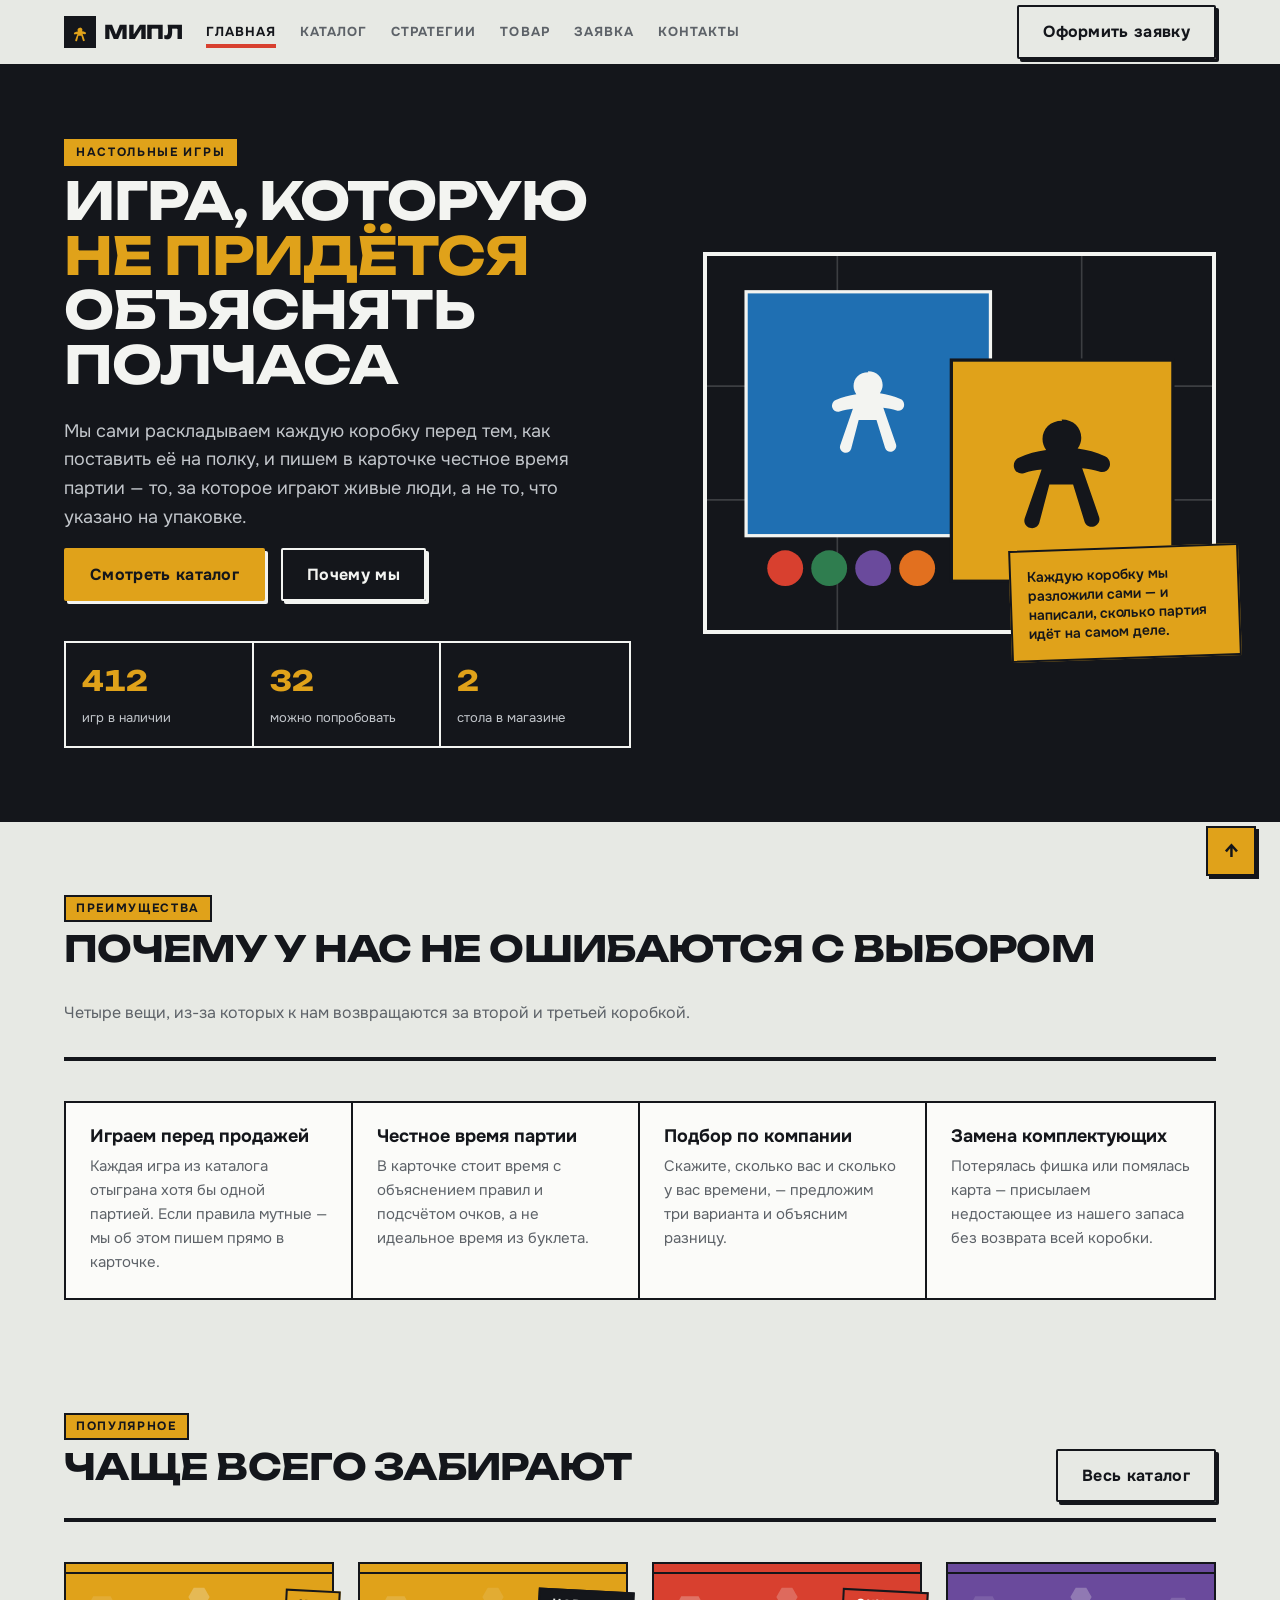
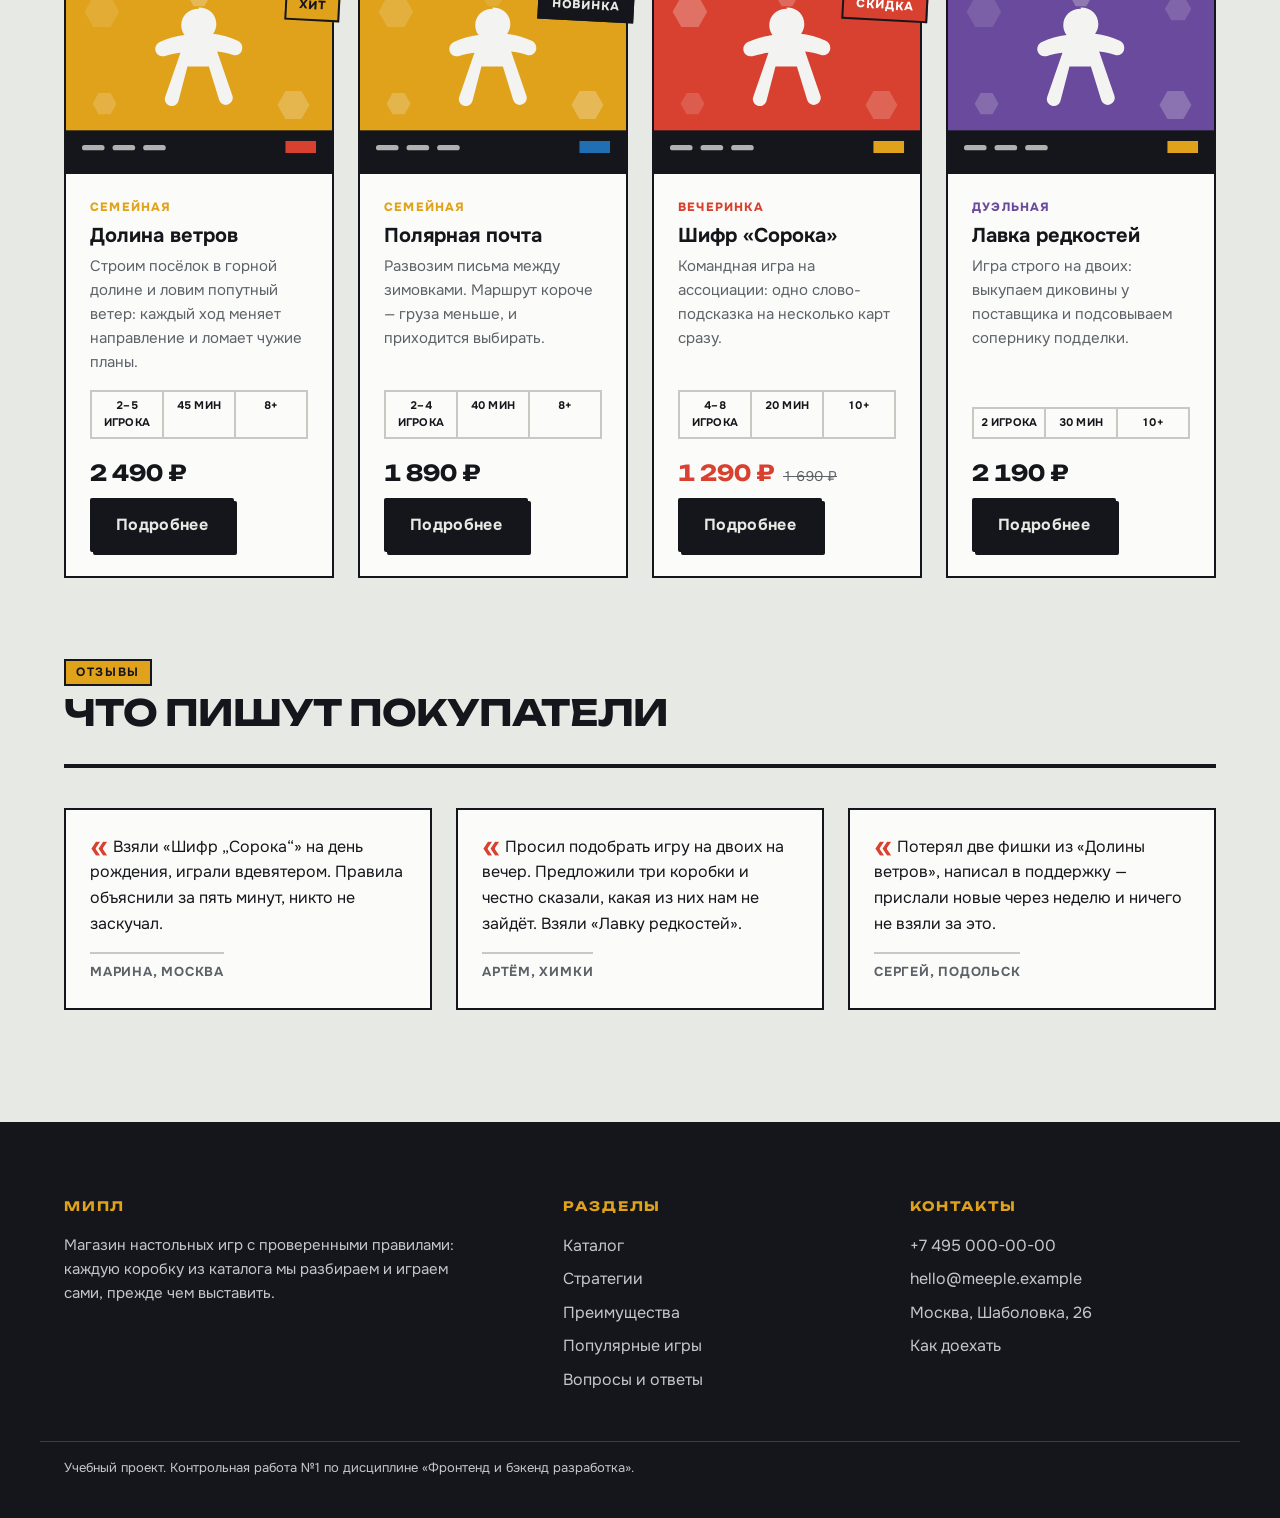
<file: index.html>
<!DOCTYPE html>
<html lang="ru">
<head>
  <meta charset="UTF-8">
  <meta name="viewport" content="width=device-width, initial-scale=1.0">
  <meta name="description" content="Настольные игры с честным описанием: отыгранные партии, реальное время игры и подбор под вашу компанию.">
  <title>Мипл — магазин настольных игр</title>
  <link rel="icon" href="images/logo.svg" type="image/svg+xml">
  <link rel="preconnect" href="https://fonts.googleapis.com">
  <link rel="preconnect" href="https://fonts.gstatic.com" crossorigin>
  <link rel="stylesheet"
        href="https://fonts.googleapis.com/css2?family=Unbounded:wght@700;800&family=Onest:wght@400;600;700;800&display=swap">
  <link rel="stylesheet" href="css/style.css">
</head>
<body>
  <a class="skip-link" href="#main">К основному содержимому</a>

  <header class="site-header" id="top">
    <div class="site-header__inner container">
      <a class="logo site-header__logo" href="index.html">
        <img class="logo__mark" src="images/logo.svg" width="32" height="32" alt="">
        <span class="logo__text">Мипл</span>
      </a>

      <nav class="site-nav" aria-label="Основная навигация">
        <ul class="site-nav__list">
            <li class="site-nav__item"><a class="site-nav__link site-nav__link--active" href="index.html" aria-current="page">Главная</a></li>
            <li class="site-nav__item"><a class="site-nav__link" href="catalog.html">Каталог</a></li>
            <li class="site-nav__item"><a class="site-nav__link" href="category.html">Стратегии</a></li>
            <li class="site-nav__item"><a class="site-nav__link" href="product.html">Товар</a></li>
            <li class="site-nav__item"><a class="site-nav__link" href="order.html">Заявка</a></li>
            <li class="site-nav__item"><a class="site-nav__link" href="contacts.html">Контакты</a></li>
        </ul>
      </nav>

      <a class="button button--ghost site-header__action" href="order.html">Оформить заявку</a>
    </div>
  </header>

  <main class="page" id="main">
    <section class="hero">
      <div class="hero__inner container">
        <div class="hero__text">
          <p class="eyebrow">Настольные игры</p>
          <h1 class="hero__title">Игра, которую <span class="hero__title-accent">не придётся</span> объяснять полчаса</h1>
          <p class="hero__lead">
            Мы сами раскладываем каждую коробку перед тем, как поставить её
            на полку, и пишем в карточке честное время партии — то, за которое
            играют живые люди, а не то, что указано на упаковке.
          </p>
          <div class="button-group">
            <a class="button" href="catalog.html">Смотреть каталог</a>
            <a class="button button--ghost" href="#advantages">Почему мы</a>
          </div>

          <ul class="hero__stats">
            <li class="hero__stat">
              <span class="hero__stat-value">412</span>
              <span class="hero__stat-label">игр в наличии</span>
            </li>
            <li class="hero__stat">
              <span class="hero__stat-value">32</span>
              <span class="hero__stat-label">можно попробовать</span>
            </li>
            <li class="hero__stat">
              <span class="hero__stat-value">2</span>
              <span class="hero__stat-label">стола в магазине</span>
            </li>
          </ul>
        </div>

        <div class="hero__media">
          <img class="hero__image" src="images/hero-table.svg" width="640" height="480"
               alt="Разложенная на столе настольная игра с фишками и связями между ними">
          <p class="hero__note">Каждую коробку мы разложили сами — и написали, сколько партия идёт на самом деле.</p>
        </div>
      </div>
    </section>

    <section class="section" id="advantages">
      <div class="container">
        <div class="section__header">
          <div>
            <p class="eyebrow">Преимущества</p>
            <h2>Почему у нас не ошибаются с выбором</h2>
          </div>
          <p class="section__lead">
            Четыре вещи, из-за которых к нам возвращаются за второй и третьей коробкой.
          </p>
        </div>

        <ul class="advantages__list">
          <li class="advantage">
            <h3 class="advantage__title">Играем перед продажей</h3>
            <p class="advantage__text">
              Каждая игра из каталога отыграна хотя бы одной партией. Если правила
              мутные — мы об этом пишем прямо в карточке.
            </p>
          </li>
          <li class="advantage">
            <h3 class="advantage__title">Честное время партии</h3>
            <p class="advantage__text">
              В карточке стоит время с объяснением правил и подсчётом очков,
              а не идеальное время из буклета.
            </p>
          </li>
          <li class="advantage">
            <h3 class="advantage__title">Подбор по компании</h3>
            <p class="advantage__text">
              Скажите, сколько вас и сколько у вас времени, — предложим три
              варианта и объясним разницу.
            </p>
          </li>
          <li class="advantage">
            <h3 class="advantage__title">Замена комплектующих</h3>
            <p class="advantage__text">
              Потерялась фишка или помялась карта — присылаем недостающее
              из нашего запаса без возврата всей коробки.
            </p>
          </li>
        </ul>
      </div>
    </section>

    <section class="section section--tight" id="popular">
      <div class="container">
        <div class="section__header">
          <div>
            <p class="eyebrow">Популярное</p>
            <h2>Чаще всего забирают</h2>
          </div>
          <a class="button button--ghost" href="catalog.html">Весь каталог</a>
        </div>

        <ul class="card-grid">
      <li class="card-grid__item">
      <article class="product-card product-card--family">
        <span class="product-card__badge product-card__badge--hit">Хит</span>
        <img class="product-card__image" src="images/game-valley.svg"
             width="400" height="300" alt="Коробка игры «Долина ветров»">
        <div class="product-card__body">
          <p class="product-card__category">Семейная</p>
          <h3 class="product-card__title">Долина ветров</h3>
          <p class="product-card__description">Строим посёлок в горной долине и ловим попутный ветер: каждый ход меняет направление и ломает чужие планы.</p>
          <p class="product-card__meta">
            <span>2–5 игрока</span>
            <span>45 мин</span>
            <span>8+</span>
          </p>
          <div class="product-card__footer">
            <p class="product-card__price">2 490 &#8381;</p>
            <a class="button" href="product.html">Подробнее</a>
          </div>
        </div>
      </article>
    </li>
      <li class="card-grid__item">
      <article class="product-card product-card--family">
        <span class="product-card__badge product-card__badge--new">Новинка</span>
        <img class="product-card__image" src="images/game-post.svg"
             width="400" height="300" alt="Коробка игры «Полярная почта»">
        <div class="product-card__body">
          <p class="product-card__category">Семейная</p>
          <h3 class="product-card__title">Полярная почта</h3>
          <p class="product-card__description">Развозим письма между зимовками. Маршрут короче — груза меньше, и приходится выбирать.</p>
          <p class="product-card__meta">
            <span>2–4 игрока</span>
            <span>40 мин</span>
            <span>8+</span>
          </p>
          <div class="product-card__footer">
            <p class="product-card__price">1 890 &#8381;</p>
            <a class="button" href="product.html">Подробнее</a>
          </div>
        </div>
      </article>
    </li>
      <li class="card-grid__item">
      <article class="product-card product-card--party product-card--discount">
        <span class="product-card__badge product-card__badge--sale">Скидка</span>
        <img class="product-card__image" src="images/game-magpie.svg"
             width="400" height="300" alt="Коробка игры «Шифр «Сорока»»">
        <div class="product-card__body">
          <p class="product-card__category">Вечеринка</p>
          <h3 class="product-card__title">Шифр «Сорока»</h3>
          <p class="product-card__description">Командная игра на ассоциации: одно слово-подсказка на несколько карт сразу.</p>
          <p class="product-card__meta">
            <span>4–8 игрока</span>
            <span>20 мин</span>
            <span>10+</span>
          </p>
          <div class="product-card__footer">
            <p class="product-card__price">1 290 &#8381;<span class="product-card__price-old">1 690 &#8381;</span></p>
            <a class="button" href="product.html">Подробнее</a>
          </div>
        </div>
      </article>
    </li>
      <li class="card-grid__item">
      <article class="product-card product-card--duel">
        <img class="product-card__image" src="images/game-curio.svg"
             width="400" height="300" alt="Коробка игры «Лавка редкостей»">
        <div class="product-card__body">
          <p class="product-card__category">Дуэльная</p>
          <h3 class="product-card__title">Лавка редкостей</h3>
          <p class="product-card__description">Игра строго на двоих: выкупаем диковины у поставщика и подсовываем сопернику подделки.</p>
          <p class="product-card__meta">
            <span>2 игрока</span>
            <span>30 мин</span>
            <span>10+</span>
          </p>
          <div class="product-card__footer">
            <p class="product-card__price">2 190 &#8381;</p>
            <a class="button" href="product.html">Подробнее</a>
          </div>
        </div>
      </article>
    </li>
        </ul>
      </div>
    </section>

    <section class="section section--tight" id="reviews">
      <div class="container">
        <div class="section__header">
          <div>
            <p class="eyebrow">Отзывы</p>
            <h2>Что пишут покупатели</h2>
          </div>
        </div>

        <ul class="reviews__list">
          <li>
            <blockquote class="review">
              <p class="review__text">
                Взяли «Шифр „Сорока“» на день рождения, играли вдевятером.
                Правила объяснили за пять минут, никто не заскучал.
              </p>
              <footer><cite class="review__author">Марина, Москва</cite></footer>
            </blockquote>
          </li>
          <li>
            <blockquote class="review">
              <p class="review__text">
                Просил подобрать игру на двоих на вечер. Предложили три коробки
                и честно сказали, какая из них нам не зайдёт. Взяли «Лавку редкостей».
              </p>
              <footer><cite class="review__author">Артём, Химки</cite></footer>
            </blockquote>
          </li>
          <li>
            <blockquote class="review">
              <p class="review__text">
                Потерял две фишки из «Долины ветров», написал в поддержку —
                прислали новые через неделю и ничего не взяли за это.
              </p>
              <footer><cite class="review__author">Сергей, Подольск</cite></footer>
            </blockquote>
          </li>
        </ul>
      </div>
    </section>
  </main>

  <footer class="site-footer">
    <div class="site-footer__inner container">
      <div class="site-footer__col">
        <p class="site-footer__title">Мипл</p>
        <p class="site-footer__text">
          Магазин настольных игр с проверенными правилами: каждую коробку
          из каталога мы разбираем и играем сами, прежде чем выставить.
        </p>
      </div>

      <div class="site-footer__col">
        <p class="site-footer__title">Разделы</p>
        <ul class="site-footer__list">
          <li class="site-footer__item"><a class="site-footer__link" href="catalog.html">Каталог</a></li>
          <li class="site-footer__item"><a class="site-footer__link" href="category.html">Стратегии</a></li>
          <li class="site-footer__item"><a class="site-footer__link" href="index.html#advantages">Преимущества</a></li>
          <li class="site-footer__item"><a class="site-footer__link" href="index.html#popular">Популярные игры</a></li>
          <li class="site-footer__item"><a class="site-footer__link" href="faq.html">Вопросы и ответы</a></li>
        </ul>
      </div>

      <div class="site-footer__col" id="contacts">
        <p class="site-footer__title">Контакты</p>
        <ul class="site-footer__list">
          <li class="site-footer__item"><a class="site-footer__link" href="tel:+74950000000">+7 495 000-00-00</a></li>
          <li class="site-footer__item"><a class="site-footer__link" href="mailto:hello@meeple.example">hello@meeple.example</a></li>
          <li class="site-footer__item">Москва, Шаболовка, 26</li>
          <li class="site-footer__item"><a class="site-footer__link" href="contacts.html">Как доехать</a></li>
        </ul>
      </div>
    </div>

    <div class="site-footer__bottom container">
      <p>Учебный проект. Контрольная работа №1 по дисциплине «Фронтенд и бэкенд разработка».</p>
    </div>
  </footer>

  <a class="to-top" href="#top" aria-label="Наверх">&#8593;</a>
</body>
</html>
</file>
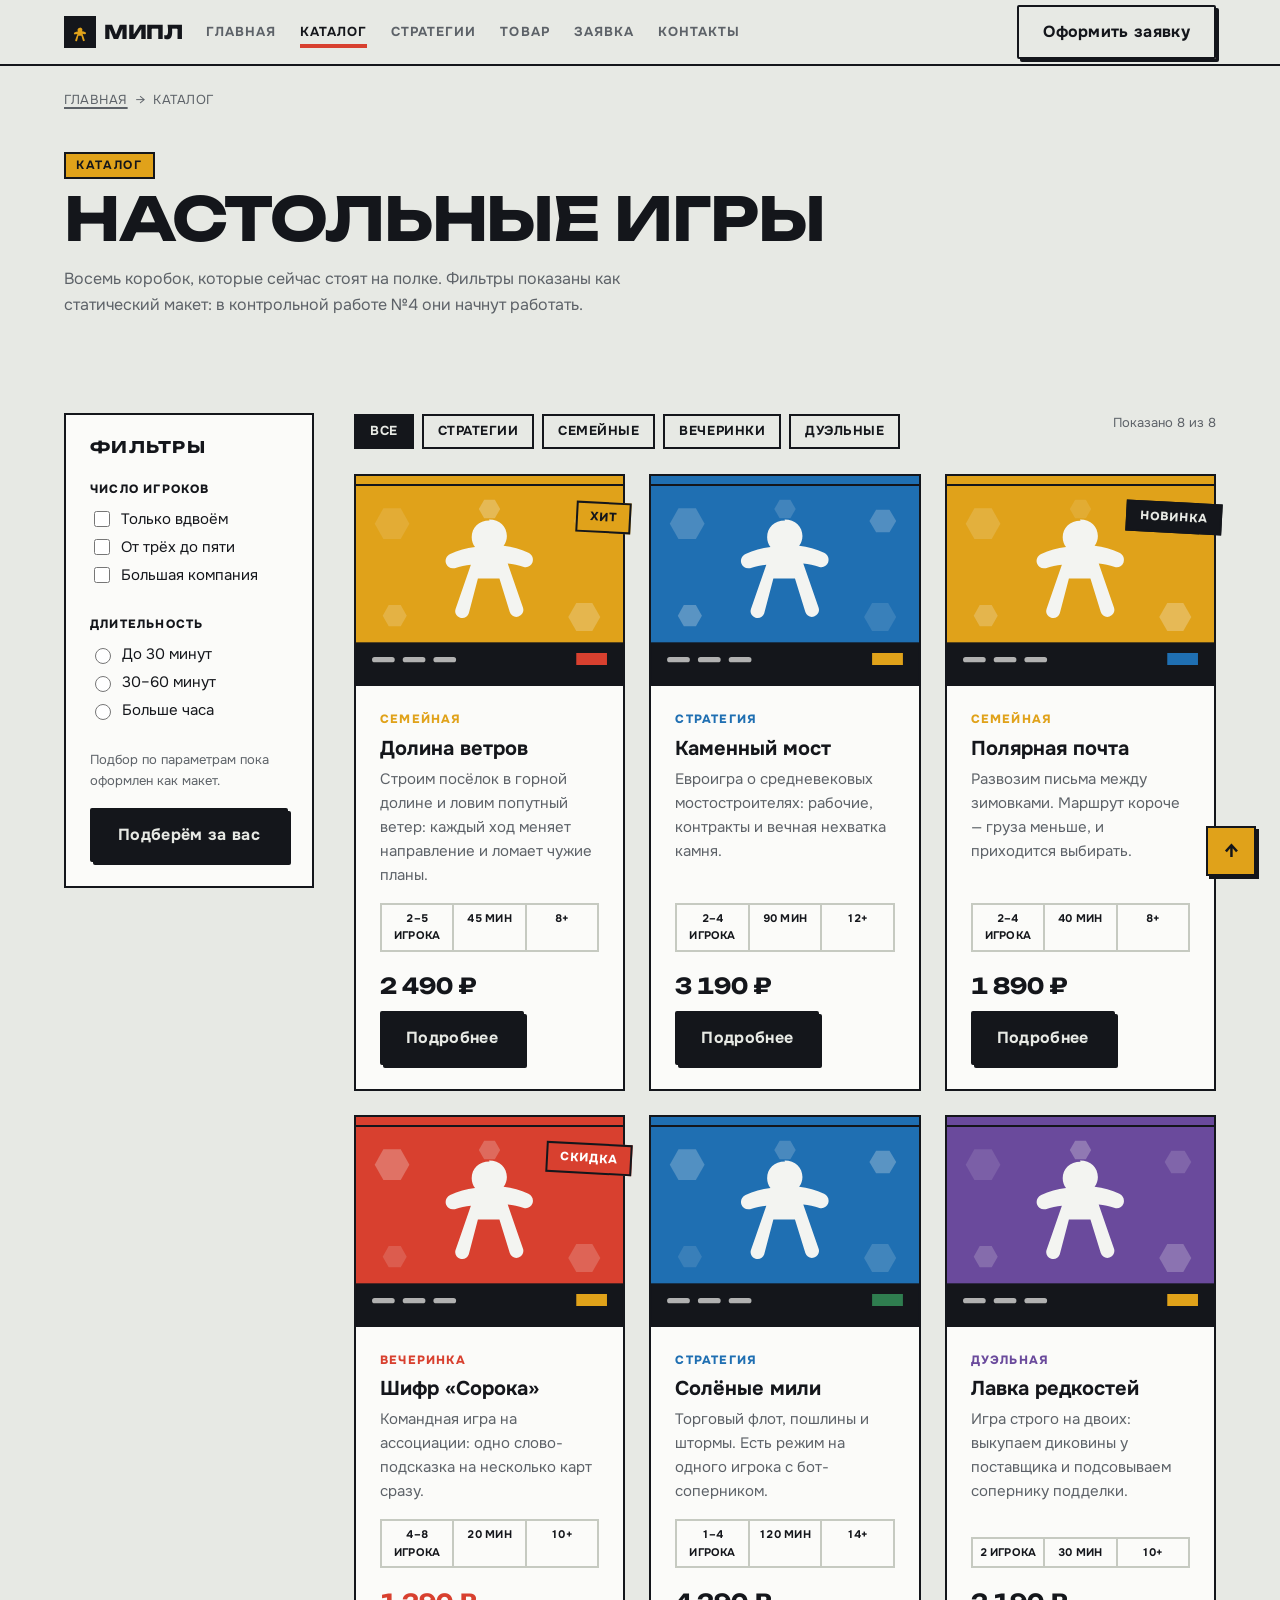
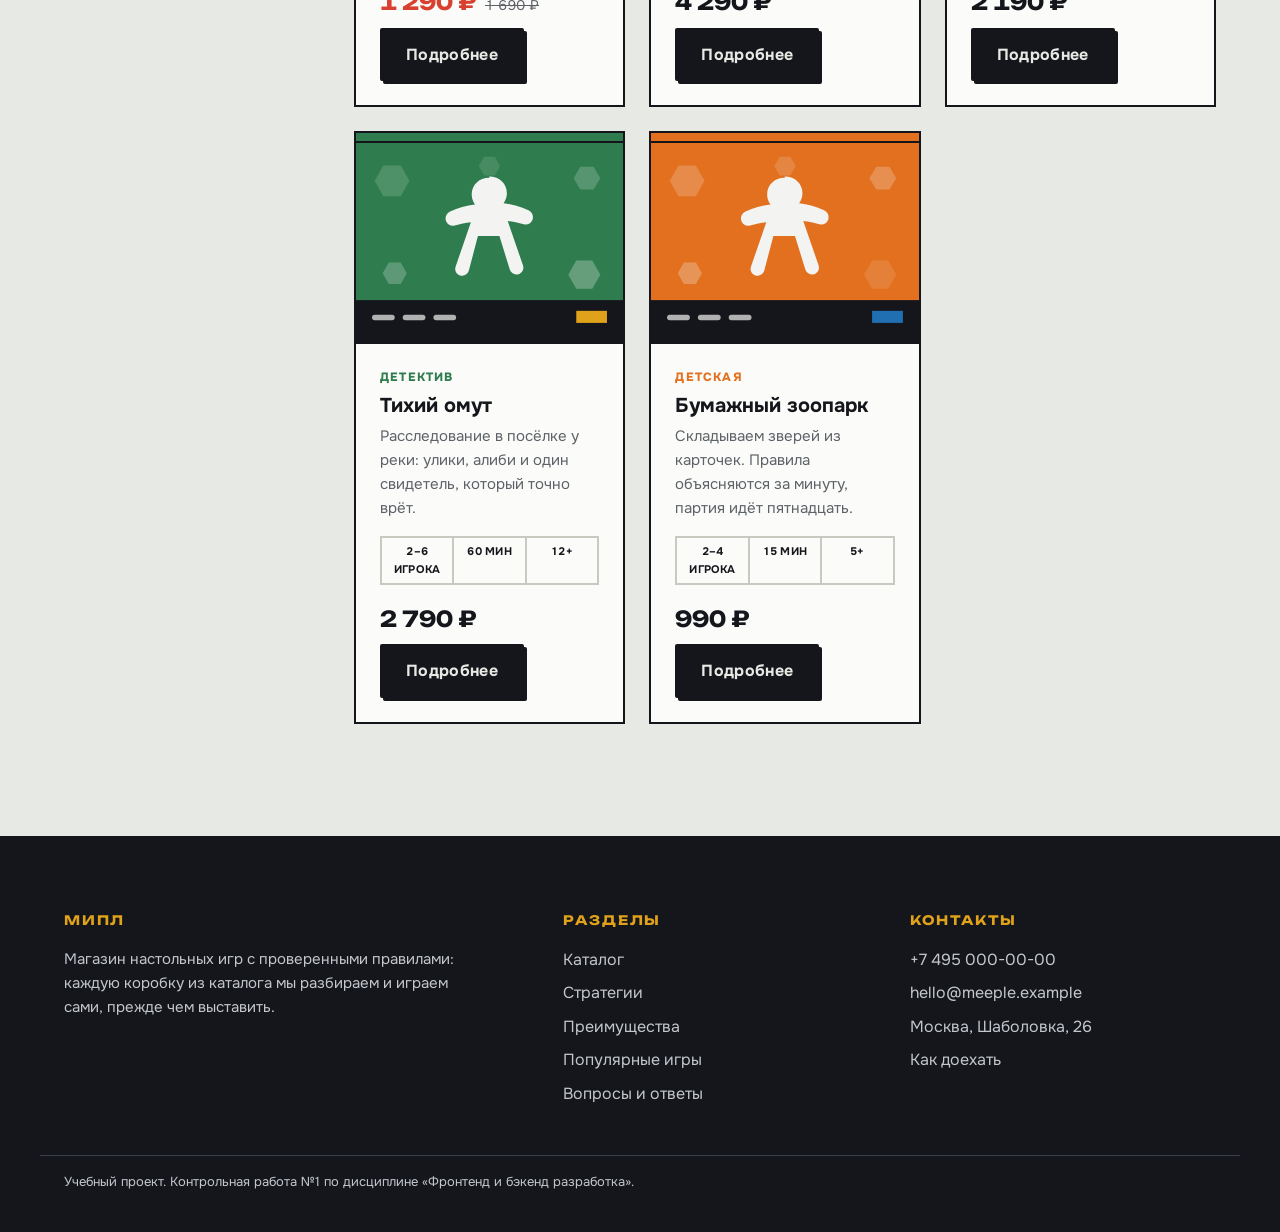
<file: catalog.html>
<!DOCTYPE html>
<html lang="ru">
<head>
  <meta charset="UTF-8">
  <meta name="viewport" content="width=device-width, initial-scale=1.0">
  <meta name="description" content="Каталог из восьми настольных игр: семейные, стратегии, вечеринки и дуэльные, с ценами и временем партии.">
  <title>Каталог настольных игр — Мипл</title>
  <link rel="icon" href="images/logo.svg" type="image/svg+xml">
  <link rel="preconnect" href="https://fonts.googleapis.com">
  <link rel="preconnect" href="https://fonts.gstatic.com" crossorigin>
  <link rel="stylesheet"
        href="https://fonts.googleapis.com/css2?family=Unbounded:wght@700;800&family=Onest:wght@400;600;700;800&display=swap">
  <link rel="stylesheet" href="css/style.css">
</head>
<body>
  <a class="skip-link" href="#main">К основному содержимому</a>

  <header class="site-header" id="top">
    <div class="site-header__inner container">
      <a class="logo site-header__logo" href="index.html">
        <img class="logo__mark" src="images/logo.svg" width="32" height="32" alt="">
        <span class="logo__text">Мипл</span>
      </a>

      <nav class="site-nav" aria-label="Основная навигация">
        <ul class="site-nav__list">
            <li class="site-nav__item"><a class="site-nav__link" href="index.html">Главная</a></li>
            <li class="site-nav__item"><a class="site-nav__link site-nav__link--active" href="catalog.html" aria-current="page">Каталог</a></li>
            <li class="site-nav__item"><a class="site-nav__link" href="category.html">Стратегии</a></li>
            <li class="site-nav__item"><a class="site-nav__link" href="product.html">Товар</a></li>
            <li class="site-nav__item"><a class="site-nav__link" href="order.html">Заявка</a></li>
            <li class="site-nav__item"><a class="site-nav__link" href="contacts.html">Контакты</a></li>
        </ul>
      </nav>

      <a class="button button--ghost site-header__action" href="order.html">Оформить заявку</a>
    </div>
  </header>

  <main class="page" id="main">
    <nav class="breadcrumbs container" aria-label="Хлебные крошки">
      <ol class="breadcrumbs__list">
        <li class="breadcrumbs__item"><a class="breadcrumbs__link" href="index.html">Главная</a></li>
        <li class="breadcrumbs__item"><span aria-current="page">Каталог</span></li>
      </ol>
    </nav>

    <section class="section section--tight">
      <div class="container">
        <p class="eyebrow">Каталог</p>
        <h1>Настольные игры</h1>
        <p class="section__lead">
          Восемь коробок, которые сейчас стоят на полке. Фильтры показаны
          как статический макет: в контрольной работе №4 они начнут работать.
        </p>
      </div>
    </section>

    <section class="section--tight">
      <div class="container catalog__layout">
        <aside class="filters" aria-label="Фильтры каталога">
          <h2 class="filters__title">Фильтры</h2>

          <fieldset class="filters__group">
            <legend class="filters__legend">Число игроков</legend>
            <ul class="filters__list">
              <li class="filters__item">
                <label class="filters__option">
                  <input type="checkbox" name="players" value="2"> Только вдвоём
                </label>
              </li>
              <li class="filters__item">
                <label class="filters__option">
                  <input type="checkbox" name="players" value="3-5"> От трёх до пяти
                </label>
              </li>
              <li class="filters__item">
                <label class="filters__option">
                  <input type="checkbox" name="players" value="6+"> Большая компания
                </label>
              </li>
            </ul>
          </fieldset>

          <fieldset class="filters__group">
            <legend class="filters__legend">Длительность</legend>
            <ul class="filters__list">
              <li class="filters__item">
                <label class="filters__option">
                  <input type="radio" name="time" value="short"> До 30 минут
                </label>
              </li>
              <li class="filters__item">
                <label class="filters__option">
                  <input type="radio" name="time" value="medium"> 30–60 минут
                </label>
              </li>
              <li class="filters__item">
                <label class="filters__option">
                  <input type="radio" name="time" value="long"> Больше часа
                </label>
              </li>
            </ul>
          </fieldset>

          <p class="filters__note">Подбор по параметрам пока оформлен как макет.</p>
          <button class="button button--wide" type="button" data-modal-open>Подберём за вас</button>
        </aside>

        <div class="catalog__content">
          <div class="catalog__toolbar">
            <ul class="chips">
              <li><a class="chip chip--active" href="catalog.html">Все</a></li>
              <li><a class="chip" href="category.html">Стратегии</a></li>
              <li><a class="chip" href="catalog.html#main">Семейные</a></li>
              <li><a class="chip" href="catalog.html#main">Вечеринки</a></li>
              <li><a class="chip" href="catalog.html#main">Дуэльные</a></li>
            </ul>
            <p class="filters__note">Показано 8 из 8</p>
          </div>

          <ul class="card-grid">
      <li class="card-grid__item">
      <article class="product-card product-card--family">
        <span class="product-card__badge product-card__badge--hit">Хит</span>
        <img class="product-card__image" src="images/game-valley.svg"
             width="400" height="300" alt="Коробка игры «Долина ветров»">
        <div class="product-card__body">
          <p class="product-card__category">Семейная</p>
          <h3 class="product-card__title">Долина ветров</h3>
          <p class="product-card__description">Строим посёлок в горной долине и ловим попутный ветер: каждый ход меняет направление и ломает чужие планы.</p>
          <p class="product-card__meta">
            <span>2–5 игрока</span>
            <span>45 мин</span>
            <span>8+</span>
          </p>
          <div class="product-card__footer">
            <p class="product-card__price">2 490 &#8381;</p>
            <a class="button" href="product.html">Подробнее</a>
          </div>
        </div>
      </article>
    </li>
      <li class="card-grid__item">
      <article class="product-card product-card--strategy">
        <img class="product-card__image" src="images/game-bridge.svg"
             width="400" height="300" alt="Коробка игры «Каменный мост»">
        <div class="product-card__body">
          <p class="product-card__category">Стратегия</p>
          <h3 class="product-card__title">Каменный мост</h3>
          <p class="product-card__description">Евроигра о средневековых мостостроителях: рабочие, контракты и вечная нехватка камня.</p>
          <p class="product-card__meta">
            <span>2–4 игрока</span>
            <span>90 мин</span>
            <span>12+</span>
          </p>
          <div class="product-card__footer">
            <p class="product-card__price">3 190 &#8381;</p>
            <a class="button" href="product.html">Подробнее</a>
          </div>
        </div>
      </article>
    </li>
      <li class="card-grid__item">
      <article class="product-card product-card--family">
        <span class="product-card__badge product-card__badge--new">Новинка</span>
        <img class="product-card__image" src="images/game-post.svg"
             width="400" height="300" alt="Коробка игры «Полярная почта»">
        <div class="product-card__body">
          <p class="product-card__category">Семейная</p>
          <h3 class="product-card__title">Полярная почта</h3>
          <p class="product-card__description">Развозим письма между зимовками. Маршрут короче — груза меньше, и приходится выбирать.</p>
          <p class="product-card__meta">
            <span>2–4 игрока</span>
            <span>40 мин</span>
            <span>8+</span>
          </p>
          <div class="product-card__footer">
            <p class="product-card__price">1 890 &#8381;</p>
            <a class="button" href="product.html">Подробнее</a>
          </div>
        </div>
      </article>
    </li>
      <li class="card-grid__item">
      <article class="product-card product-card--party product-card--discount">
        <span class="product-card__badge product-card__badge--sale">Скидка</span>
        <img class="product-card__image" src="images/game-magpie.svg"
             width="400" height="300" alt="Коробка игры «Шифр «Сорока»»">
        <div class="product-card__body">
          <p class="product-card__category">Вечеринка</p>
          <h3 class="product-card__title">Шифр «Сорока»</h3>
          <p class="product-card__description">Командная игра на ассоциации: одно слово-подсказка на несколько карт сразу.</p>
          <p class="product-card__meta">
            <span>4–8 игрока</span>
            <span>20 мин</span>
            <span>10+</span>
          </p>
          <div class="product-card__footer">
            <p class="product-card__price">1 290 &#8381;<span class="product-card__price-old">1 690 &#8381;</span></p>
            <a class="button" href="product.html">Подробнее</a>
          </div>
        </div>
      </article>
    </li>
      <li class="card-grid__item">
      <article class="product-card product-card--strategy">
        <img class="product-card__image" src="images/game-miles.svg"
             width="400" height="300" alt="Коробка игры «Солёные мили»">
        <div class="product-card__body">
          <p class="product-card__category">Стратегия</p>
          <h3 class="product-card__title">Солёные мили</h3>
          <p class="product-card__description">Торговый флот, пошлины и штормы. Есть режим на одного игрока с бот-соперником.</p>
          <p class="product-card__meta">
            <span>1–4 игрока</span>
            <span>120 мин</span>
            <span>14+</span>
          </p>
          <div class="product-card__footer">
            <p class="product-card__price">4 290 &#8381;</p>
            <a class="button" href="product.html">Подробнее</a>
          </div>
        </div>
      </article>
    </li>
      <li class="card-grid__item">
      <article class="product-card product-card--duel">
        <img class="product-card__image" src="images/game-curio.svg"
             width="400" height="300" alt="Коробка игры «Лавка редкостей»">
        <div class="product-card__body">
          <p class="product-card__category">Дуэльная</p>
          <h3 class="product-card__title">Лавка редкостей</h3>
          <p class="product-card__description">Игра строго на двоих: выкупаем диковины у поставщика и подсовываем сопернику подделки.</p>
          <p class="product-card__meta">
            <span>2 игрока</span>
            <span>30 мин</span>
            <span>10+</span>
          </p>
          <div class="product-card__footer">
            <p class="product-card__price">2 190 &#8381;</p>
            <a class="button" href="product.html">Подробнее</a>
          </div>
        </div>
      </article>
    </li>
      <li class="card-grid__item">
      <article class="product-card product-card--detective">
        <img class="product-card__image" src="images/game-pond.svg"
             width="400" height="300" alt="Коробка игры «Тихий омут»">
        <div class="product-card__body">
          <p class="product-card__category">Детектив</p>
          <h3 class="product-card__title">Тихий омут</h3>
          <p class="product-card__description">Расследование в посёлке у реки: улики, алиби и один свидетель, который точно врёт.</p>
          <p class="product-card__meta">
            <span>2–6 игрока</span>
            <span>60 мин</span>
            <span>12+</span>
          </p>
          <div class="product-card__footer">
            <p class="product-card__price">2 790 &#8381;</p>
            <a class="button" href="product.html">Подробнее</a>
          </div>
        </div>
      </article>
    </li>
      <li class="card-grid__item">
      <article class="product-card product-card--kids">
        <img class="product-card__image" src="images/game-zoo.svg"
             width="400" height="300" alt="Коробка игры «Бумажный зоопарк»">
        <div class="product-card__body">
          <p class="product-card__category">Детская</p>
          <h3 class="product-card__title">Бумажный зоопарк</h3>
          <p class="product-card__description">Складываем зверей из карточек. Правила объясняются за минуту, партия идёт пятнадцать.</p>
          <p class="product-card__meta">
            <span>2–4 игрока</span>
            <span>15 мин</span>
            <span>5+</span>
          </p>
          <div class="product-card__footer">
            <p class="product-card__price">990 &#8381;</p>
            <a class="button" href="product.html">Подробнее</a>
          </div>
        </div>
      </article>
    </li>
          </ul>
        </div>
      </div>
    </section>
  </main>

  <footer class="site-footer">
    <div class="site-footer__inner container">
      <div class="site-footer__col">
        <p class="site-footer__title">Мипл</p>
        <p class="site-footer__text">
          Магазин настольных игр с проверенными правилами: каждую коробку
          из каталога мы разбираем и играем сами, прежде чем выставить.
        </p>
      </div>

      <div class="site-footer__col">
        <p class="site-footer__title">Разделы</p>
        <ul class="site-footer__list">
          <li class="site-footer__item"><a class="site-footer__link" href="catalog.html">Каталог</a></li>
          <li class="site-footer__item"><a class="site-footer__link" href="category.html">Стратегии</a></li>
          <li class="site-footer__item"><a class="site-footer__link" href="index.html#advantages">Преимущества</a></li>
          <li class="site-footer__item"><a class="site-footer__link" href="index.html#popular">Популярные игры</a></li>
          <li class="site-footer__item"><a class="site-footer__link" href="faq.html">Вопросы и ответы</a></li>
        </ul>
      </div>

      <div class="site-footer__col" id="contacts">
        <p class="site-footer__title">Контакты</p>
        <ul class="site-footer__list">
          <li class="site-footer__item"><a class="site-footer__link" href="tel:+74950000000">+7 495 000-00-00</a></li>
          <li class="site-footer__item"><a class="site-footer__link" href="mailto:hello@meeple.example">hello@meeple.example</a></li>
          <li class="site-footer__item">Москва, Шаболовка, 26</li>
          <li class="site-footer__item"><a class="site-footer__link" href="contacts.html">Как доехать</a></li>
        </ul>
      </div>
    </div>

    <div class="site-footer__bottom container">
      <p>Учебный проект. Контрольная работа №1 по дисциплине «Фронтенд и бэкенд разработка».</p>
    </div>
  </footer>

  <a class="to-top" href="#top" aria-label="Наверх">&#8593;</a>

  <dialog class="modal" id="quick-order" aria-labelledby="quick-order-title">
    <button class="modal__close" type="button" data-modal-close aria-label="Закрыть окно">&#215;</button>
    <div class="modal__inner">
      <h2 class="modal__title" id="quick-order-title">Быстрая заявка</h2>
      <p class="modal__text">
        Оставьте телефон — перезвоним в течение рабочего дня и подберём игру
        под вашу компанию.
      </p>

      <form class="modal__form" action="order.html" method="get">
        <div class="order-form__field">
          <label class="order-form__label" for="modal-name">
            Имя <span class="order-form__required" aria-hidden="true">*</span>
          </label>
          <input class="order-form__input" type="text" id="modal-name" name="name"
                 autocomplete="name" required>
        </div>

        <div class="order-form__field">
          <label class="order-form__label" for="modal-phone">
            Телефон <span class="order-form__required" aria-hidden="true">*</span>
          </label>
          <input class="order-form__input" type="tel" id="modal-phone" name="phone"
                 autocomplete="tel" placeholder="+7 900 000-00-00" required>
        </div>

        <p class="order-form__consent">
          <input class="order-form__checkbox" type="checkbox" id="modal-consent"
                 name="consent" required>
          <label for="modal-consent">Согласен на обработку персональных данных</label>
        </p>

        <div class="button-group">
          <button class="button" type="submit">Отправить</button>
          <button class="button button--ghost" type="button" data-modal-close>Отмена</button>
        </div>
      </form>
    </div>
  </dialog>
  <script src="js/main.js"></script>
</body>
</html>
</file>
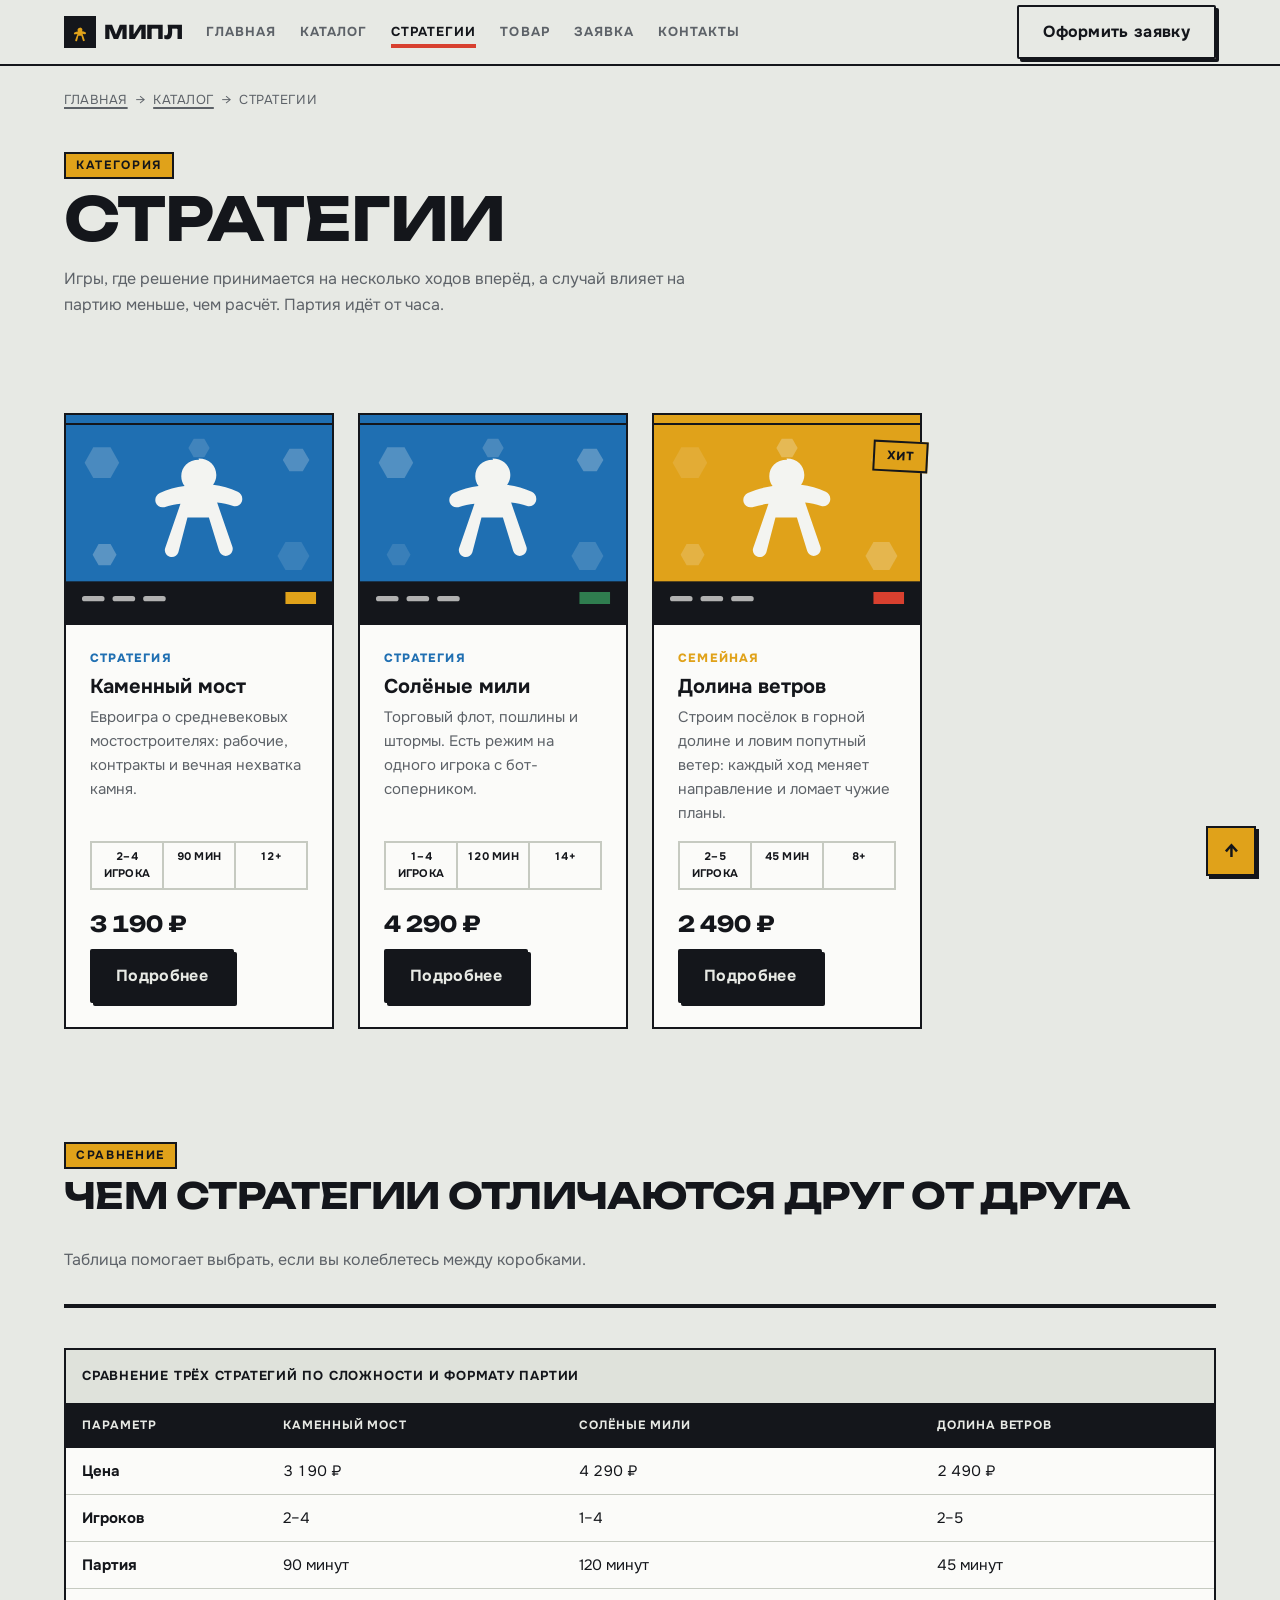
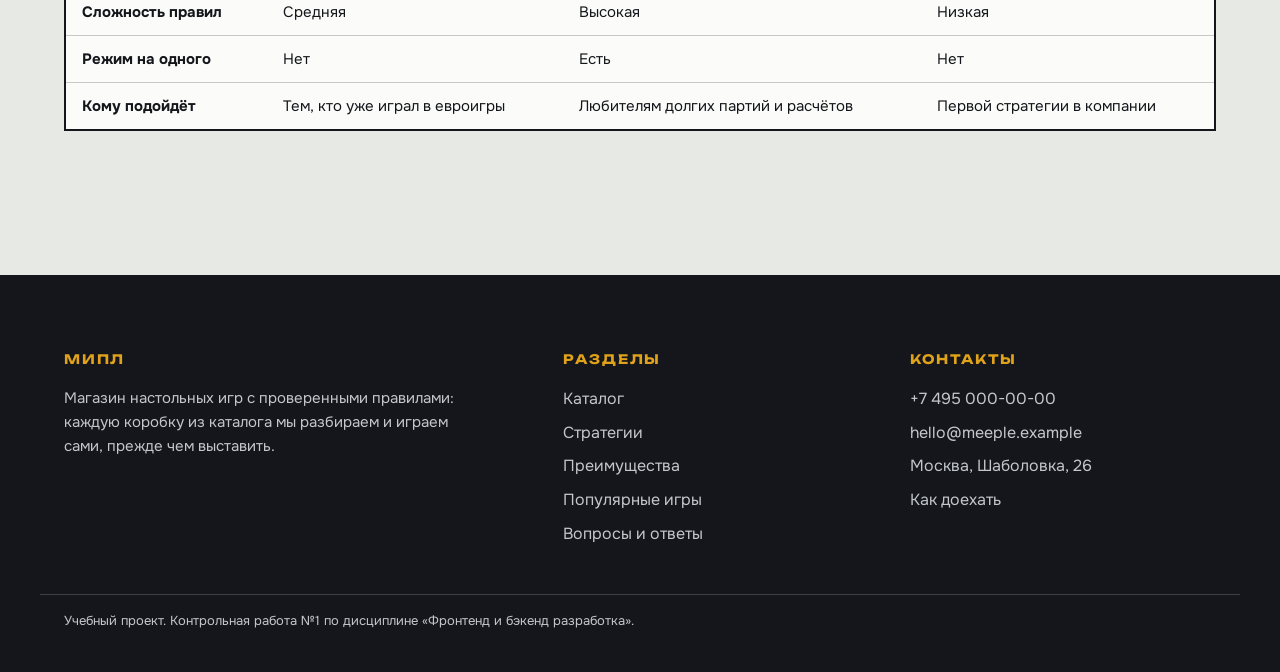
<file: category.html>
<!DOCTYPE html>
<html lang="ru">
<head>
  <meta charset="UTF-8">
  <meta name="viewport" content="width=device-width, initial-scale=1.0">
  <meta name="description" content="Настольные стратегии: сравнение трёх игр по цене, длительности партии и сложности правил.">
  <title>Стратегии — каталог Мипл</title>
  <link rel="icon" href="images/logo.svg" type="image/svg+xml">
  <link rel="preconnect" href="https://fonts.googleapis.com">
  <link rel="preconnect" href="https://fonts.gstatic.com" crossorigin>
  <link rel="stylesheet"
        href="https://fonts.googleapis.com/css2?family=Unbounded:wght@700;800&family=Onest:wght@400;600;700;800&display=swap">
  <link rel="stylesheet" href="css/style.css">
</head>
<body>
  <a class="skip-link" href="#main">К основному содержимому</a>

  <header class="site-header" id="top">
    <div class="site-header__inner container">
      <a class="logo site-header__logo" href="index.html">
        <img class="logo__mark" src="images/logo.svg" width="32" height="32" alt="">
        <span class="logo__text">Мипл</span>
      </a>

      <nav class="site-nav" aria-label="Основная навигация">
        <ul class="site-nav__list">
            <li class="site-nav__item"><a class="site-nav__link" href="index.html">Главная</a></li>
            <li class="site-nav__item"><a class="site-nav__link" href="catalog.html">Каталог</a></li>
            <li class="site-nav__item"><a class="site-nav__link site-nav__link--active" href="category.html" aria-current="page">Стратегии</a></li>
            <li class="site-nav__item"><a class="site-nav__link" href="product.html">Товар</a></li>
            <li class="site-nav__item"><a class="site-nav__link" href="order.html">Заявка</a></li>
            <li class="site-nav__item"><a class="site-nav__link" href="contacts.html">Контакты</a></li>
        </ul>
      </nav>

      <a class="button button--ghost site-header__action" href="order.html">Оформить заявку</a>
    </div>
  </header>

  <main class="page" id="main">
    <nav class="breadcrumbs container" aria-label="Хлебные крошки">
      <ol class="breadcrumbs__list">
        <li class="breadcrumbs__item"><a class="breadcrumbs__link" href="index.html">Главная</a></li>
        <li class="breadcrumbs__item"><a class="breadcrumbs__link" href="catalog.html">Каталог</a></li>
        <li class="breadcrumbs__item"><span aria-current="page">Стратегии</span></li>
      </ol>
    </nav>

    <section class="section section--tight">
      <div class="container">
        <p class="eyebrow">Категория</p>
        <h1>Стратегии</h1>
        <p class="section__lead">
          Игры, где решение принимается на несколько ходов вперёд, а случай
          влияет на партию меньше, чем расчёт. Партия идёт от часа.
        </p>
      </div>
    </section>

    <section class="section--tight">
      <div class="container">
        <ul class="card-grid">
      <li class="card-grid__item">
      <article class="product-card product-card--strategy">
        <img class="product-card__image" src="images/game-bridge.svg"
             width="400" height="300" alt="Коробка игры «Каменный мост»">
        <div class="product-card__body">
          <p class="product-card__category">Стратегия</p>
          <h3 class="product-card__title">Каменный мост</h3>
          <p class="product-card__description">Евроигра о средневековых мостостроителях: рабочие, контракты и вечная нехватка камня.</p>
          <p class="product-card__meta">
            <span>2–4 игрока</span>
            <span>90 мин</span>
            <span>12+</span>
          </p>
          <div class="product-card__footer">
            <p class="product-card__price">3 190 &#8381;</p>
            <a class="button" href="product.html">Подробнее</a>
          </div>
        </div>
      </article>
    </li>
      <li class="card-grid__item">
      <article class="product-card product-card--strategy">
        <img class="product-card__image" src="images/game-miles.svg"
             width="400" height="300" alt="Коробка игры «Солёные мили»">
        <div class="product-card__body">
          <p class="product-card__category">Стратегия</p>
          <h3 class="product-card__title">Солёные мили</h3>
          <p class="product-card__description">Торговый флот, пошлины и штормы. Есть режим на одного игрока с бот-соперником.</p>
          <p class="product-card__meta">
            <span>1–4 игрока</span>
            <span>120 мин</span>
            <span>14+</span>
          </p>
          <div class="product-card__footer">
            <p class="product-card__price">4 290 &#8381;</p>
            <a class="button" href="product.html">Подробнее</a>
          </div>
        </div>
      </article>
    </li>
      <li class="card-grid__item">
      <article class="product-card product-card--family">
        <span class="product-card__badge product-card__badge--hit">Хит</span>
        <img class="product-card__image" src="images/game-valley.svg"
             width="400" height="300" alt="Коробка игры «Долина ветров»">
        <div class="product-card__body">
          <p class="product-card__category">Семейная</p>
          <h3 class="product-card__title">Долина ветров</h3>
          <p class="product-card__description">Строим посёлок в горной долине и ловим попутный ветер: каждый ход меняет направление и ломает чужие планы.</p>
          <p class="product-card__meta">
            <span>2–5 игрока</span>
            <span>45 мин</span>
            <span>8+</span>
          </p>
          <div class="product-card__footer">
            <p class="product-card__price">2 490 &#8381;</p>
            <a class="button" href="product.html">Подробнее</a>
          </div>
        </div>
      </article>
    </li>
        </ul>
      </div>
    </section>

    <section class="section">
      <div class="container">
        <div class="section__header">
          <div>
            <p class="eyebrow">Сравнение</p>
            <h2>Чем стратегии отличаются друг от друга</h2>
          </div>
          <p class="section__lead">
            Таблица помогает выбрать, если вы колеблетесь между коробками.
          </p>
        </div>

        <div class="data-table__wrapper">
          <table class="data-table">
            <caption>Сравнение трёх стратегий по сложности и формату партии</caption>
            <thead>
              <tr>
                <th scope="col">Параметр</th>
                <th scope="col">Каменный мост</th>
                <th scope="col">Солёные мили</th>
                <th scope="col">Долина ветров</th>
              </tr>
            </thead>
            <tbody>
              <tr>
                <th scope="row">Цена</th>
                <td class="data-table__cell--num">3 190 &#8381;</td>
                <td class="data-table__cell--num">4 290 &#8381;</td>
                <td class="data-table__cell--num">2 490 &#8381;</td>
              </tr>
              <tr>
                <th scope="row">Игроков</th>
                <td>2–4</td>
                <td>1–4</td>
                <td>2–5</td>
              </tr>
              <tr>
                <th scope="row">Партия</th>
                <td>90 минут</td>
                <td>120 минут</td>
                <td>45 минут</td>
              </tr>
              <tr>
                <th scope="row">Сложность правил</th>
                <td>Средняя</td>
                <td>Высокая</td>
                <td>Низкая</td>
              </tr>
              <tr>
                <th scope="row">Режим на одного</th>
                <td>Нет</td>
                <td>Есть</td>
                <td>Нет</td>
              </tr>
              <tr>
                <th scope="row">Кому подойдёт</th>
                <td>Тем, кто уже играл в евроигры</td>
                <td>Любителям долгих партий и расчётов</td>
                <td>Первой стратегии в компании</td>
              </tr>
            </tbody>
          </table>
        </div>
      </div>
    </section>
  </main>

  <footer class="site-footer">
    <div class="site-footer__inner container">
      <div class="site-footer__col">
        <p class="site-footer__title">Мипл</p>
        <p class="site-footer__text">
          Магазин настольных игр с проверенными правилами: каждую коробку
          из каталога мы разбираем и играем сами, прежде чем выставить.
        </p>
      </div>

      <div class="site-footer__col">
        <p class="site-footer__title">Разделы</p>
        <ul class="site-footer__list">
          <li class="site-footer__item"><a class="site-footer__link" href="catalog.html">Каталог</a></li>
          <li class="site-footer__item"><a class="site-footer__link" href="category.html">Стратегии</a></li>
          <li class="site-footer__item"><a class="site-footer__link" href="index.html#advantages">Преимущества</a></li>
          <li class="site-footer__item"><a class="site-footer__link" href="index.html#popular">Популярные игры</a></li>
          <li class="site-footer__item"><a class="site-footer__link" href="faq.html">Вопросы и ответы</a></li>
        </ul>
      </div>

      <div class="site-footer__col" id="contacts">
        <p class="site-footer__title">Контакты</p>
        <ul class="site-footer__list">
          <li class="site-footer__item"><a class="site-footer__link" href="tel:+74950000000">+7 495 000-00-00</a></li>
          <li class="site-footer__item"><a class="site-footer__link" href="mailto:hello@meeple.example">hello@meeple.example</a></li>
          <li class="site-footer__item">Москва, Шаболовка, 26</li>
          <li class="site-footer__item"><a class="site-footer__link" href="contacts.html">Как доехать</a></li>
        </ul>
      </div>
    </div>

    <div class="site-footer__bottom container">
      <p>Учебный проект. Контрольная работа №1 по дисциплине «Фронтенд и бэкенд разработка».</p>
    </div>
  </footer>

  <a class="to-top" href="#top" aria-label="Наверх">&#8593;</a>
</body>
</html>
</file>
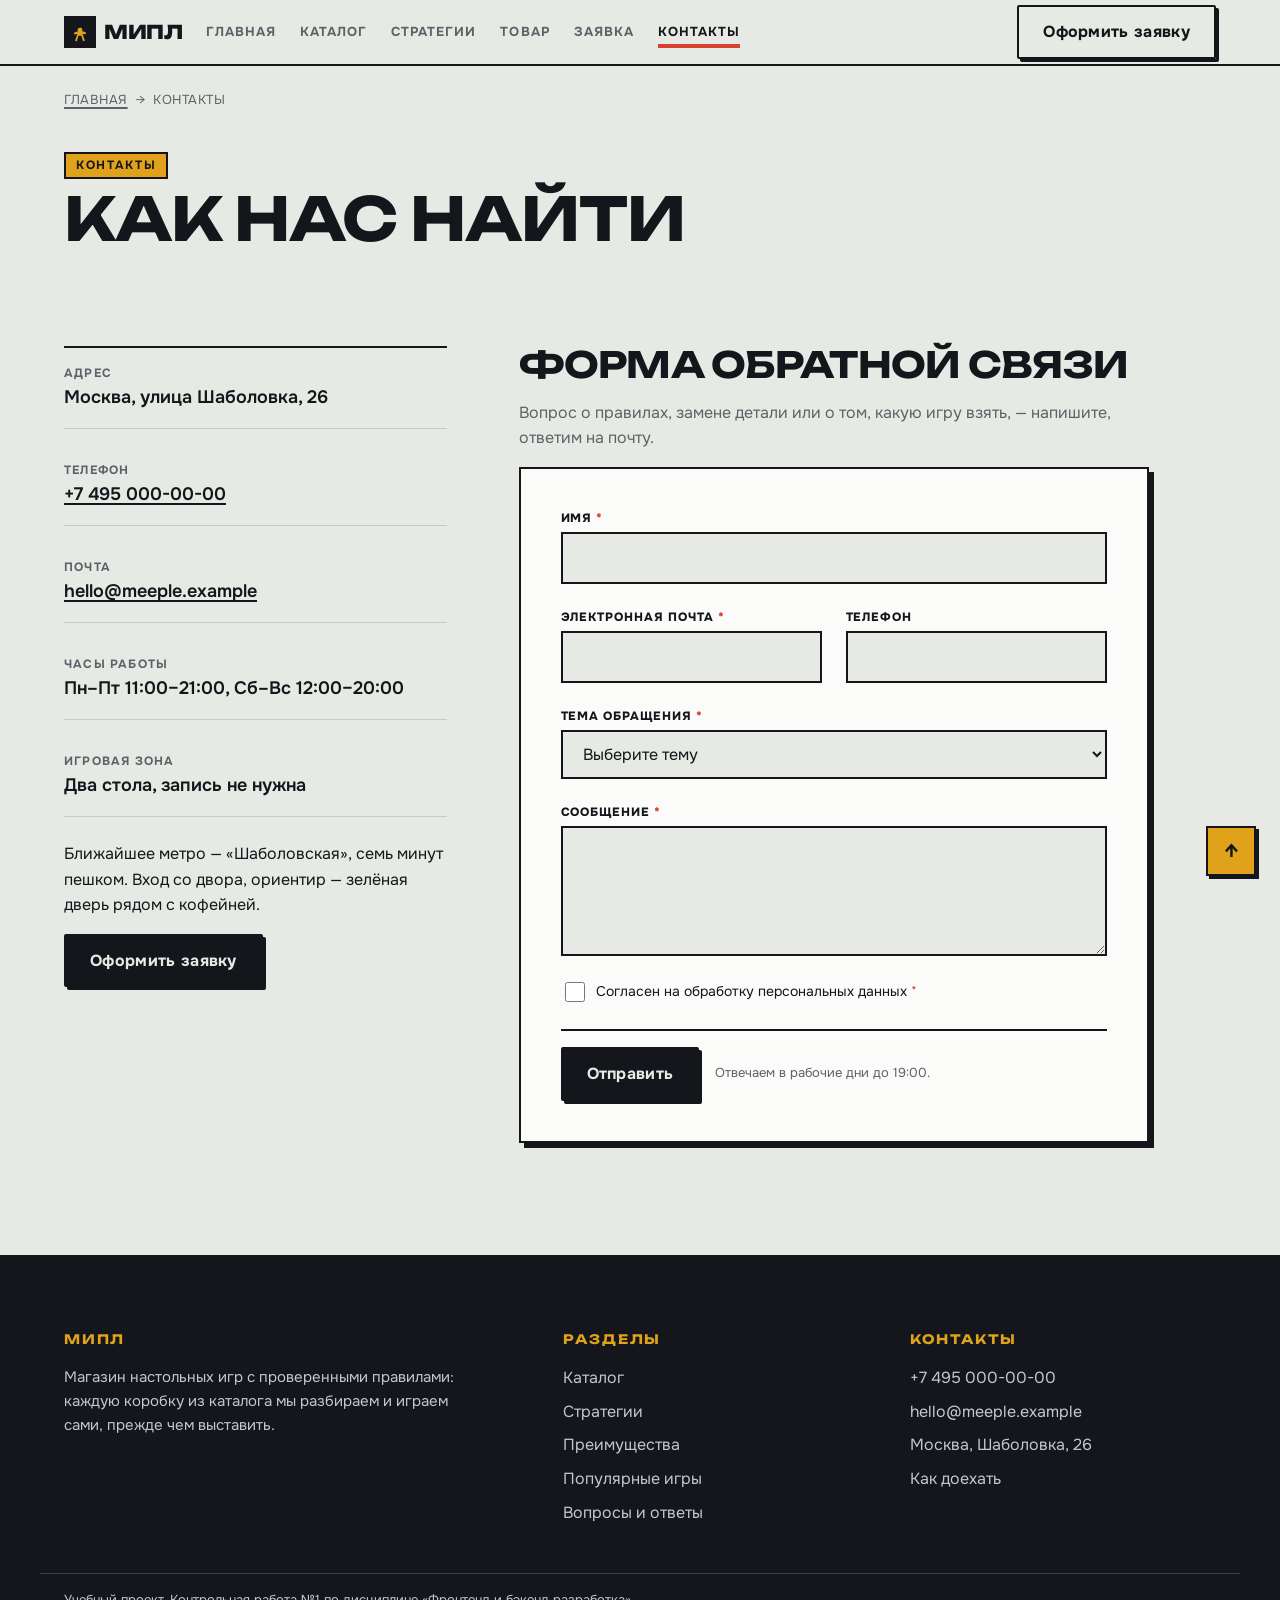
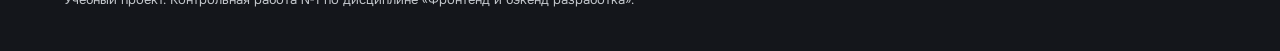
<file: contacts.html>
<!DOCTYPE html>
<html lang="ru">
<head>
  <meta charset="UTF-8">
  <meta name="viewport" content="width=device-width, initial-scale=1.0">
  <meta name="description" content="Адрес магазина настольных игр «Мипл», телефон, часы работы и форма обратной связи.">
  <title>Контакты — Мипл</title>
  <link rel="icon" href="images/logo.svg" type="image/svg+xml">
  <link rel="preconnect" href="https://fonts.googleapis.com">
  <link rel="preconnect" href="https://fonts.gstatic.com" crossorigin>
  <link rel="stylesheet"
        href="https://fonts.googleapis.com/css2?family=Unbounded:wght@700;800&family=Onest:wght@400;600;700;800&display=swap">
  <link rel="stylesheet" href="css/style.css">
</head>
<body>
  <a class="skip-link" href="#main">К основному содержимому</a>

  <header class="site-header" id="top">
    <div class="site-header__inner container">
      <a class="logo site-header__logo" href="index.html">
        <img class="logo__mark" src="images/logo.svg" width="32" height="32" alt="">
        <span class="logo__text">Мипл</span>
      </a>

      <nav class="site-nav" aria-label="Основная навигация">
        <ul class="site-nav__list">
            <li class="site-nav__item"><a class="site-nav__link" href="index.html">Главная</a></li>
            <li class="site-nav__item"><a class="site-nav__link" href="catalog.html">Каталог</a></li>
            <li class="site-nav__item"><a class="site-nav__link" href="category.html">Стратегии</a></li>
            <li class="site-nav__item"><a class="site-nav__link" href="product.html">Товар</a></li>
            <li class="site-nav__item"><a class="site-nav__link" href="order.html">Заявка</a></li>
            <li class="site-nav__item"><a class="site-nav__link site-nav__link--active" href="contacts.html" aria-current="page">Контакты</a></li>
        </ul>
      </nav>

      <a class="button button--ghost site-header__action" href="order.html">Оформить заявку</a>
    </div>
  </header>

  <main class="page" id="main">
    <nav class="breadcrumbs container" aria-label="Хлебные крошки">
      <ol class="breadcrumbs__list">
        <li class="breadcrumbs__item"><a class="breadcrumbs__link" href="index.html">Главная</a></li>
        <li class="breadcrumbs__item"><span aria-current="page">Контакты</span></li>
      </ol>
    </nav>

    <section class="section section--tight">
      <div class="container">
        <p class="eyebrow">Контакты</p>
        <h1>Как нас найти</h1>
      </div>
    </section>

    <section class="section--tight">
      <div class="container contacts__layout">
        <div>
          <dl class="contacts__list">
            <dt class="contacts__term">Адрес</dt>
            <dd class="contacts__value">Москва, улица Шаболовка, 26</dd>

            <dt class="contacts__term">Телефон</dt>
            <dd class="contacts__value"><a href="tel:+74950000000">+7 495 000-00-00</a></dd>

            <dt class="contacts__term">Почта</dt>
            <dd class="contacts__value"><a href="mailto:hello@meeple.example">hello@meeple.example</a></dd>

            <dt class="contacts__term">Часы работы</dt>
            <dd class="contacts__value">Пн–Пт 11:00–21:00, Сб–Вс 12:00–20:00</dd>

            <dt class="contacts__term">Игровая зона</dt>
            <dd class="contacts__value">Два стола, запись не нужна</dd>
          </dl>

          <p>
            Ближайшее метро — «Шаболовская», семь минут пешком. Вход со двора,
            ориентир — зелёная дверь рядом с кофейней.
          </p>
          <a class="button" href="order.html">Оформить заявку</a>
        </div>

        <div>
          <h2>Форма обратной связи</h2>
          <p class="section__lead">
            Вопрос о правилах, замене детали или о том, какую игру взять, —
            напишите, ответим на почту.
          </p>

          <form class="order-form" action="index.html" method="get">
            <div class="order-form__field order-form__field--wide">
              <label class="order-form__label" for="feedback-name">
                Имя <span class="order-form__required" aria-hidden="true">*</span>
              </label>
              <input class="order-form__input" type="text" id="feedback-name" name="name"
                     autocomplete="name" required>
            </div>

            <div class="order-form__field">
              <label class="order-form__label" for="feedback-email">
                Электронная почта <span class="order-form__required" aria-hidden="true">*</span>
              </label>
              <input class="order-form__input" type="email" id="feedback-email" name="email"
                     autocomplete="email" required>
            </div>

            <div class="order-form__field">
              <label class="order-form__label" for="feedback-phone">Телефон</label>
              <input class="order-form__input" type="tel" id="feedback-phone" name="phone"
                     autocomplete="tel">
            </div>

            <div class="order-form__field order-form__field--wide">
              <label class="order-form__label" for="feedback-topic">
                Тема обращения <span class="order-form__required" aria-hidden="true">*</span>
              </label>
              <select class="order-form__select" id="feedback-topic" name="topic" required>
                <option value="">Выберите тему</option>
                <option value="rules">Вопрос по правилам</option>
                <option value="parts">Замена комплектующих</option>
                <option value="choice">Подбор игры</option>
                <option value="order">Статус заявки</option>
                <option value="other">Другое</option>
              </select>
            </div>

            <div class="order-form__field order-form__field--wide">
              <label class="order-form__label" for="feedback-comment">
                Сообщение <span class="order-form__required" aria-hidden="true">*</span>
              </label>
              <textarea class="order-form__textarea" id="feedback-comment" name="comment" required></textarea>
            </div>

            <p class="order-form__consent order-form__field--wide">
              <input class="order-form__checkbox" type="checkbox" id="feedback-consent"
                     name="consent" required>
              <label for="feedback-consent">
                Согласен на обработку персональных данных
                <span class="order-form__required" aria-hidden="true">*</span>
              </label>
            </p>

            <div class="order-form__actions">
              <button class="button" type="submit">Отправить</button>
              <p class="order-form__note">Отвечаем в рабочие дни до 19:00.</p>
            </div>
          </form>
        </div>
      </div>
    </section>
  </main>

  <footer class="site-footer">
    <div class="site-footer__inner container">
      <div class="site-footer__col">
        <p class="site-footer__title">Мипл</p>
        <p class="site-footer__text">
          Магазин настольных игр с проверенными правилами: каждую коробку
          из каталога мы разбираем и играем сами, прежде чем выставить.
        </p>
      </div>

      <div class="site-footer__col">
        <p class="site-footer__title">Разделы</p>
        <ul class="site-footer__list">
          <li class="site-footer__item"><a class="site-footer__link" href="catalog.html">Каталог</a></li>
          <li class="site-footer__item"><a class="site-footer__link" href="category.html">Стратегии</a></li>
          <li class="site-footer__item"><a class="site-footer__link" href="index.html#advantages">Преимущества</a></li>
          <li class="site-footer__item"><a class="site-footer__link" href="index.html#popular">Популярные игры</a></li>
          <li class="site-footer__item"><a class="site-footer__link" href="faq.html">Вопросы и ответы</a></li>
        </ul>
      </div>

      <div class="site-footer__col" id="contacts">
        <p class="site-footer__title">Контакты</p>
        <ul class="site-footer__list">
          <li class="site-footer__item"><a class="site-footer__link" href="tel:+74950000000">+7 495 000-00-00</a></li>
          <li class="site-footer__item"><a class="site-footer__link" href="mailto:hello@meeple.example">hello@meeple.example</a></li>
          <li class="site-footer__item">Москва, Шаболовка, 26</li>
          <li class="site-footer__item"><a class="site-footer__link" href="contacts.html">Как доехать</a></li>
        </ul>
      </div>
    </div>

    <div class="site-footer__bottom container">
      <p>Учебный проект. Контрольная работа №1 по дисциплине «Фронтенд и бэкенд разработка».</p>
    </div>
  </footer>

  <a class="to-top" href="#top" aria-label="Наверх">&#8593;</a>
</body>
</html>
</file>
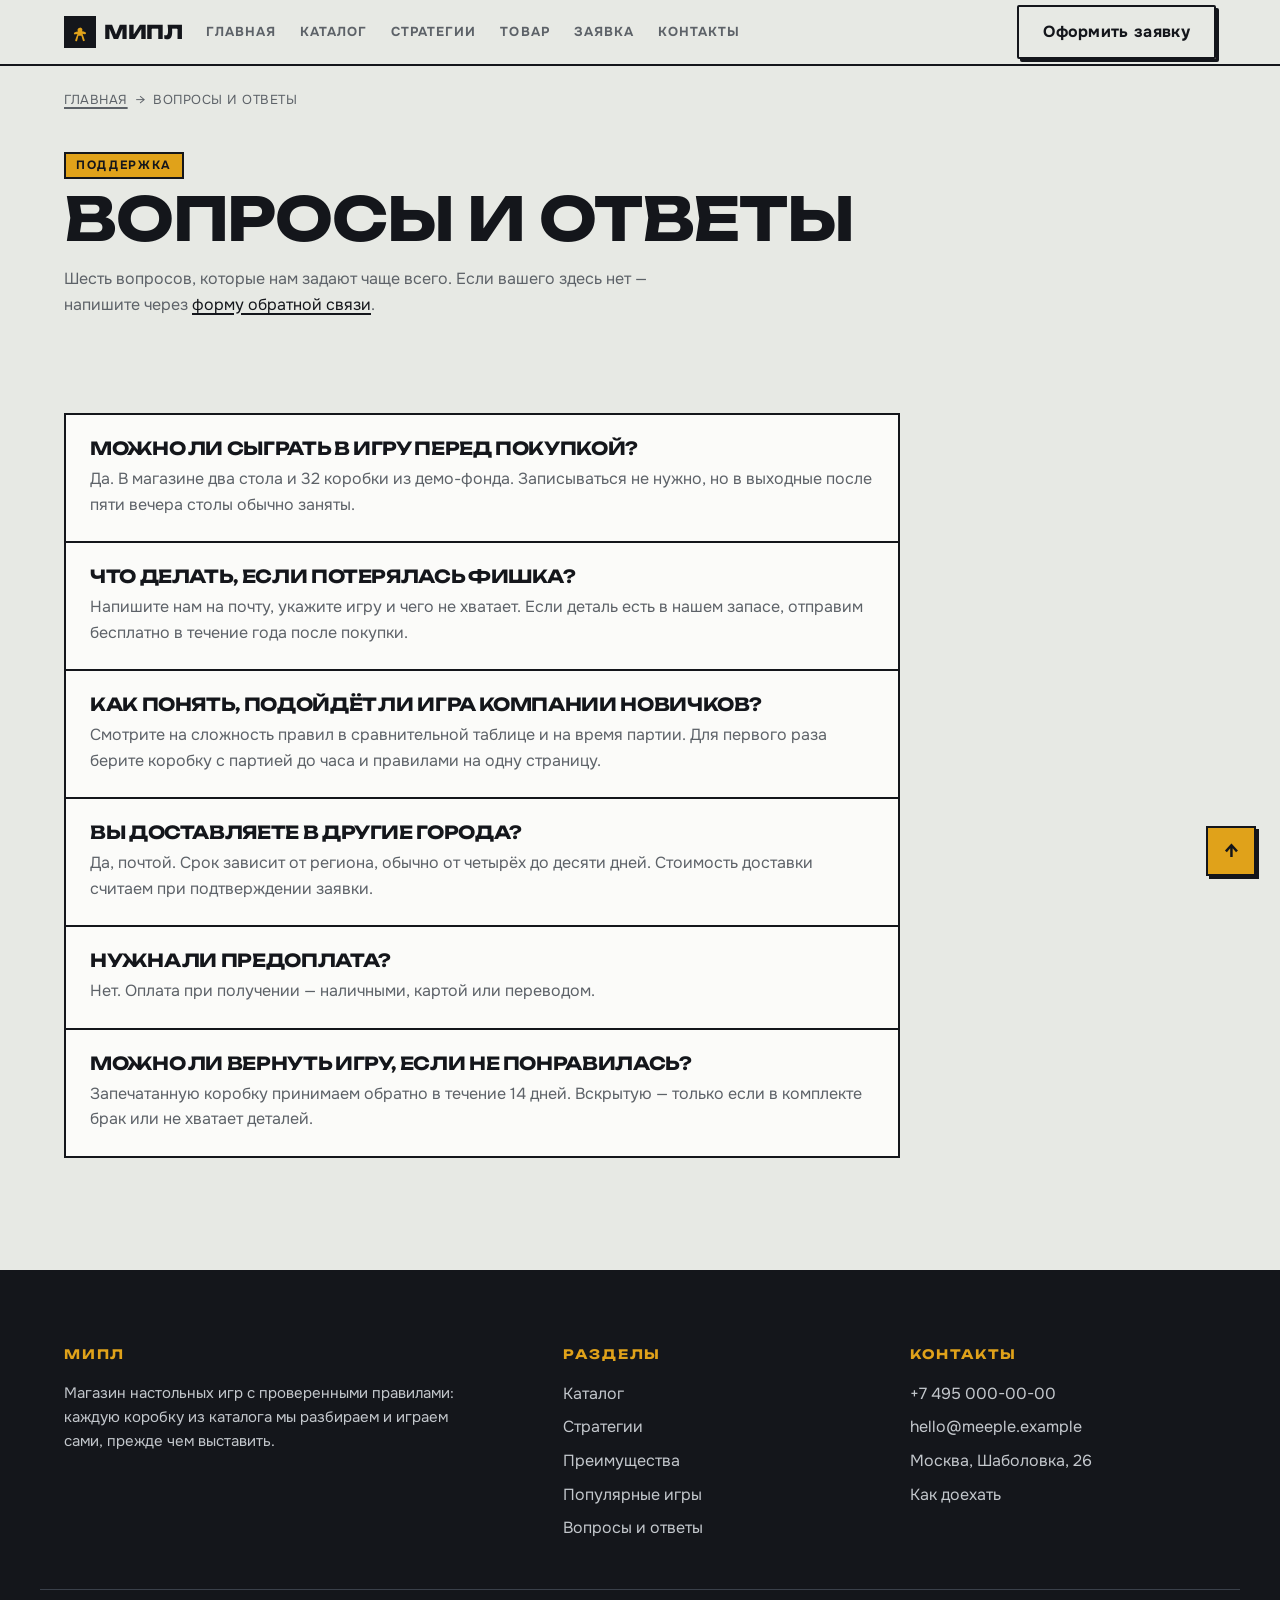
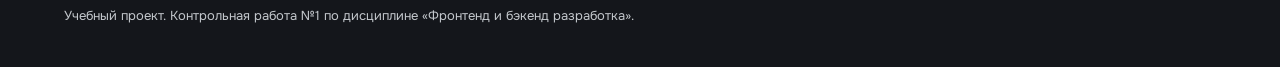
<file: faq.html>
<!DOCTYPE html>
<html lang="ru">
<head>
  <meta charset="UTF-8">
  <meta name="viewport" content="width=device-width, initial-scale=1.0">
  <meta name="description" content="Ответы на частые вопросы о покупке настольных игр: демо-фонд, замена деталей, доставка и возврат.">
  <title>Вопросы и ответы — Мипл</title>
  <link rel="icon" href="images/logo.svg" type="image/svg+xml">
  <link rel="preconnect" href="https://fonts.googleapis.com">
  <link rel="preconnect" href="https://fonts.gstatic.com" crossorigin>
  <link rel="stylesheet"
        href="https://fonts.googleapis.com/css2?family=Unbounded:wght@700;800&family=Onest:wght@400;600;700;800&display=swap">
  <link rel="stylesheet" href="css/style.css">
</head>
<body>
  <a class="skip-link" href="#main">К основному содержимому</a>

  <header class="site-header" id="top">
    <div class="site-header__inner container">
      <a class="logo site-header__logo" href="index.html">
        <img class="logo__mark" src="images/logo.svg" width="32" height="32" alt="">
        <span class="logo__text">Мипл</span>
      </a>

      <nav class="site-nav" aria-label="Основная навигация">
        <ul class="site-nav__list">
            <li class="site-nav__item"><a class="site-nav__link" href="index.html">Главная</a></li>
            <li class="site-nav__item"><a class="site-nav__link" href="catalog.html">Каталог</a></li>
            <li class="site-nav__item"><a class="site-nav__link" href="category.html">Стратегии</a></li>
            <li class="site-nav__item"><a class="site-nav__link" href="product.html">Товар</a></li>
            <li class="site-nav__item"><a class="site-nav__link" href="order.html">Заявка</a></li>
            <li class="site-nav__item"><a class="site-nav__link" href="contacts.html">Контакты</a></li>
        </ul>
      </nav>

      <a class="button button--ghost site-header__action" href="order.html">Оформить заявку</a>
    </div>
  </header>

  <main class="page" id="main">
    <nav class="breadcrumbs container" aria-label="Хлебные крошки">
      <ol class="breadcrumbs__list">
        <li class="breadcrumbs__item"><a class="breadcrumbs__link" href="index.html">Главная</a></li>
        <li class="breadcrumbs__item"><span aria-current="page">Вопросы и ответы</span></li>
      </ol>
    </nav>

    <section class="section section--tight">
      <div class="container">
        <p class="eyebrow">Поддержка</p>
        <h1>Вопросы и ответы</h1>
        <p class="section__lead">
          Шесть вопросов, которые нам задают чаще всего. Если вашего здесь нет —
          напишите через <a href="contacts.html">форму обратной связи</a>.
        </p>
      </div>
    </section>

    <section class="section--tight">
      <div class="container">
        <ul class="faq__list">
          <li class="faq__item">
            <h2 class="faq__question">Можно ли сыграть в игру перед покупкой?</h2>
            <p class="faq__answer">Да. В магазине два стола и 32 коробки из демо-фонда. Записываться не нужно, но в выходные после пяти вечера столы обычно заняты.</p>
          </li>
          <li class="faq__item">
            <h2 class="faq__question">Что делать, если потерялась фишка?</h2>
            <p class="faq__answer">Напишите нам на почту, укажите игру и чего не хватает. Если деталь есть в нашем запасе, отправим бесплатно в течение года после покупки.</p>
          </li>
          <li class="faq__item">
            <h2 class="faq__question">Как понять, подойдёт ли игра компании новичков?</h2>
            <p class="faq__answer">Смотрите на сложность правил в сравнительной таблице и на время партии. Для первого раза берите коробку с партией до часа и правилами на одну страницу.</p>
          </li>
          <li class="faq__item">
            <h2 class="faq__question">Вы доставляете в другие города?</h2>
            <p class="faq__answer">Да, почтой. Срок зависит от региона, обычно от четырёх до десяти дней. Стоимость доставки считаем при подтверждении заявки.</p>
          </li>
          <li class="faq__item">
            <h2 class="faq__question">Нужна ли предоплата?</h2>
            <p class="faq__answer">Нет. Оплата при получении — наличными, картой или переводом.</p>
          </li>
          <li class="faq__item">
            <h2 class="faq__question">Можно ли вернуть игру, если не понравилась?</h2>
            <p class="faq__answer">Запечатанную коробку принимаем обратно в течение 14 дней. Вскрытую — только если в комплекте брак или не хватает деталей.</p>
          </li>
        </ul>
      </div>
    </section>
  </main>

  <footer class="site-footer">
    <div class="site-footer__inner container">
      <div class="site-footer__col">
        <p class="site-footer__title">Мипл</p>
        <p class="site-footer__text">
          Магазин настольных игр с проверенными правилами: каждую коробку
          из каталога мы разбираем и играем сами, прежде чем выставить.
        </p>
      </div>

      <div class="site-footer__col">
        <p class="site-footer__title">Разделы</p>
        <ul class="site-footer__list">
          <li class="site-footer__item"><a class="site-footer__link" href="catalog.html">Каталог</a></li>
          <li class="site-footer__item"><a class="site-footer__link" href="category.html">Стратегии</a></li>
          <li class="site-footer__item"><a class="site-footer__link" href="index.html#advantages">Преимущества</a></li>
          <li class="site-footer__item"><a class="site-footer__link" href="index.html#popular">Популярные игры</a></li>
          <li class="site-footer__item"><a class="site-footer__link" href="faq.html">Вопросы и ответы</a></li>
        </ul>
      </div>

      <div class="site-footer__col" id="contacts">
        <p class="site-footer__title">Контакты</p>
        <ul class="site-footer__list">
          <li class="site-footer__item"><a class="site-footer__link" href="tel:+74950000000">+7 495 000-00-00</a></li>
          <li class="site-footer__item"><a class="site-footer__link" href="mailto:hello@meeple.example">hello@meeple.example</a></li>
          <li class="site-footer__item">Москва, Шаболовка, 26</li>
          <li class="site-footer__item"><a class="site-footer__link" href="contacts.html">Как доехать</a></li>
        </ul>
      </div>
    </div>

    <div class="site-footer__bottom container">
      <p>Учебный проект. Контрольная работа №1 по дисциплине «Фронтенд и бэкенд разработка».</p>
    </div>
  </footer>

  <a class="to-top" href="#top" aria-label="Наверх">&#8593;</a>
</body>
</html>
</file>
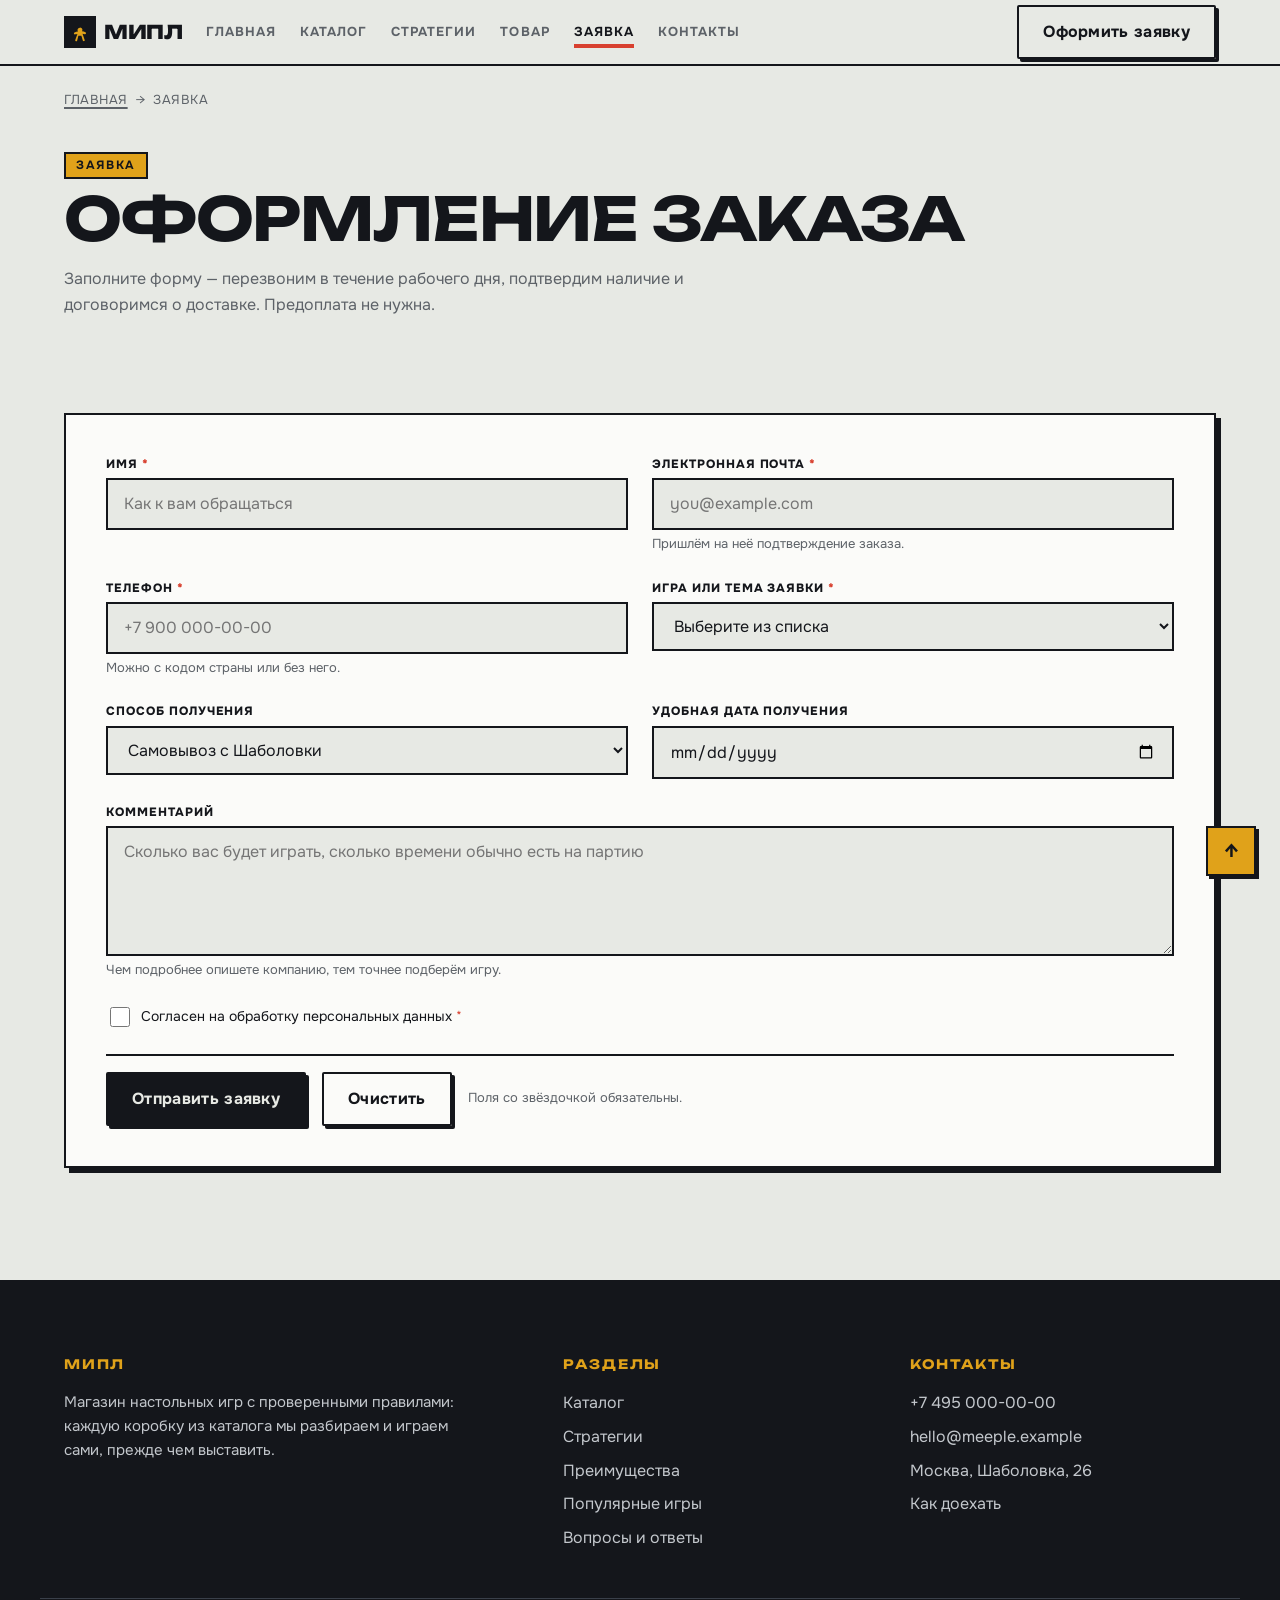
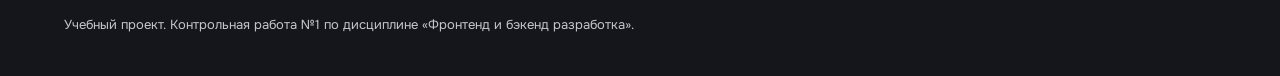
<file: order.html>
<!DOCTYPE html>
<html lang="ru">
<head>
  <meta charset="UTF-8">
  <meta name="viewport" content="width=device-width, initial-scale=1.0">
  <meta name="description" content="Форма заявки на покупку настольной игры: выбор игры, способ получения и комментарий для подбора.">
  <title>Оформление заявки — Мипл</title>
  <link rel="icon" href="images/logo.svg" type="image/svg+xml">
  <link rel="preconnect" href="https://fonts.googleapis.com">
  <link rel="preconnect" href="https://fonts.gstatic.com" crossorigin>
  <link rel="stylesheet"
        href="https://fonts.googleapis.com/css2?family=Unbounded:wght@700;800&family=Onest:wght@400;600;700;800&display=swap">
  <link rel="stylesheet" href="css/style.css">
</head>
<body>
  <a class="skip-link" href="#main">К основному содержимому</a>

  <header class="site-header" id="top">
    <div class="site-header__inner container">
      <a class="logo site-header__logo" href="index.html">
        <img class="logo__mark" src="images/logo.svg" width="32" height="32" alt="">
        <span class="logo__text">Мипл</span>
      </a>

      <nav class="site-nav" aria-label="Основная навигация">
        <ul class="site-nav__list">
            <li class="site-nav__item"><a class="site-nav__link" href="index.html">Главная</a></li>
            <li class="site-nav__item"><a class="site-nav__link" href="catalog.html">Каталог</a></li>
            <li class="site-nav__item"><a class="site-nav__link" href="category.html">Стратегии</a></li>
            <li class="site-nav__item"><a class="site-nav__link" href="product.html">Товар</a></li>
            <li class="site-nav__item"><a class="site-nav__link site-nav__link--active" href="order.html" aria-current="page">Заявка</a></li>
            <li class="site-nav__item"><a class="site-nav__link" href="contacts.html">Контакты</a></li>
        </ul>
      </nav>

      <a class="button button--ghost site-header__action" href="order.html">Оформить заявку</a>
    </div>
  </header>

  <main class="page" id="main">
    <nav class="breadcrumbs container" aria-label="Хлебные крошки">
      <ol class="breadcrumbs__list">
        <li class="breadcrumbs__item"><a class="breadcrumbs__link" href="index.html">Главная</a></li>
        <li class="breadcrumbs__item"><span aria-current="page">Заявка</span></li>
      </ol>
    </nav>

    <section class="section section--tight">
      <div class="container">
        <p class="eyebrow">Заявка</p>
        <h1>Оформление заказа</h1>
        <p class="section__lead">
          Заполните форму — перезвоним в течение рабочего дня, подтвердим
          наличие и договоримся о доставке. Предоплата не нужна.
        </p>
      </div>
    </section>

    <section class="section--tight">
      <div class="container">
        <form class="order-form" action="contacts.html" method="get">
          <div class="order-form__field">
            <label class="order-form__label" for="order-name">
              Имя <span class="order-form__required" aria-hidden="true">*</span>
            </label>
            <input class="order-form__input" type="text" id="order-name" name="name"
                   autocomplete="name" placeholder="Как к вам обращаться" required>
          </div>

          <div class="order-form__field">
            <label class="order-form__label" for="order-email">
              Электронная почта <span class="order-form__required" aria-hidden="true">*</span>
            </label>
            <input class="order-form__input" type="email" id="order-email" name="email"
                   autocomplete="email" placeholder="you@example.com" required>
            <span class="order-form__hint">Пришлём на неё подтверждение заказа.</span>
          </div>

          <div class="order-form__field">
            <label class="order-form__label" for="order-phone">
              Телефон <span class="order-form__required" aria-hidden="true">*</span>
            </label>
            <input class="order-form__input" type="tel" id="order-phone" name="phone"
                   autocomplete="tel" placeholder="+7 900 000-00-00"
                   pattern="[0-9+()\s-]{10,20}" required>
            <span class="order-form__hint">Можно с кодом страны или без него.</span>
          </div>

          <div class="order-form__field">
            <label class="order-form__label" for="order-product">
              Игра или тема заявки <span class="order-form__required" aria-hidden="true">*</span>
            </label>
            <select class="order-form__select" id="order-product" name="product" required>
              <option value="">Выберите из списка</option>
              <option value="valley">Долина ветров — 2 490 &#8381;</option>
              <option value="bridge">Каменный мост — 3 190 &#8381;</option>
              <option value="post">Полярная почта — 1 890 &#8381;</option>
              <option value="magpie">Шифр «Сорока» — 1 290 &#8381;</option>
              <option value="miles">Солёные мили — 4 290 &#8381;</option>
              <option value="curio">Лавка редкостей — 2 190 &#8381;</option>
              <option value="pond">Тихий омут — 2 790 &#8381;</option>
              <option value="zoo">Бумажный зоопарк — 990 &#8381;</option>
              <option value="advice">Нужен совет по выбору</option>
            </select>
          </div>

          <div class="order-form__field">
            <label class="order-form__label" for="order-delivery">Способ получения</label>
            <select class="order-form__select" id="order-delivery" name="delivery">
              <option value="pickup">Самовывоз с Шаболовки</option>
              <option value="courier">Курьер по Москве</option>
              <option value="post">Почта в другой город</option>
            </select>
          </div>

          <div class="order-form__field">
            <label class="order-form__label" for="order-date">Удобная дата получения</label>
            <input class="order-form__input" type="date" id="order-date" name="date">
          </div>

          <div class="order-form__field order-form__field--wide">
            <label class="order-form__label" for="order-comment">Комментарий</label>
            <textarea class="order-form__textarea" id="order-comment" name="comment"
                      placeholder="Сколько вас будет играть, сколько времени обычно есть на партию"></textarea>
            <span class="order-form__hint">
              Чем подробнее опишете компанию, тем точнее подберём игру.
            </span>
          </div>

          <p class="order-form__consent order-form__field--wide">
            <input class="order-form__checkbox" type="checkbox" id="order-consent"
                   name="consent" required>
            <label for="order-consent">
              Согласен на обработку персональных данных
              <span class="order-form__required" aria-hidden="true">*</span>
            </label>
          </p>

          <div class="order-form__actions">
            <button class="button" type="submit">Отправить заявку</button>
            <button class="button button--ghost" type="reset">Очистить</button>
            <p class="order-form__note">Поля со звёздочкой обязательны.</p>
          </div>
        </form>
      </div>
    </section>
  </main>

  <footer class="site-footer">
    <div class="site-footer__inner container">
      <div class="site-footer__col">
        <p class="site-footer__title">Мипл</p>
        <p class="site-footer__text">
          Магазин настольных игр с проверенными правилами: каждую коробку
          из каталога мы разбираем и играем сами, прежде чем выставить.
        </p>
      </div>

      <div class="site-footer__col">
        <p class="site-footer__title">Разделы</p>
        <ul class="site-footer__list">
          <li class="site-footer__item"><a class="site-footer__link" href="catalog.html">Каталог</a></li>
          <li class="site-footer__item"><a class="site-footer__link" href="category.html">Стратегии</a></li>
          <li class="site-footer__item"><a class="site-footer__link" href="index.html#advantages">Преимущества</a></li>
          <li class="site-footer__item"><a class="site-footer__link" href="index.html#popular">Популярные игры</a></li>
          <li class="site-footer__item"><a class="site-footer__link" href="faq.html">Вопросы и ответы</a></li>
        </ul>
      </div>

      <div class="site-footer__col" id="contacts">
        <p class="site-footer__title">Контакты</p>
        <ul class="site-footer__list">
          <li class="site-footer__item"><a class="site-footer__link" href="tel:+74950000000">+7 495 000-00-00</a></li>
          <li class="site-footer__item"><a class="site-footer__link" href="mailto:hello@meeple.example">hello@meeple.example</a></li>
          <li class="site-footer__item">Москва, Шаболовка, 26</li>
          <li class="site-footer__item"><a class="site-footer__link" href="contacts.html">Как доехать</a></li>
        </ul>
      </div>
    </div>

    <div class="site-footer__bottom container">
      <p>Учебный проект. Контрольная работа №1 по дисциплине «Фронтенд и бэкенд разработка».</p>
    </div>
  </footer>

  <a class="to-top" href="#top" aria-label="Наверх">&#8593;</a>
</body>
</html>
</file>
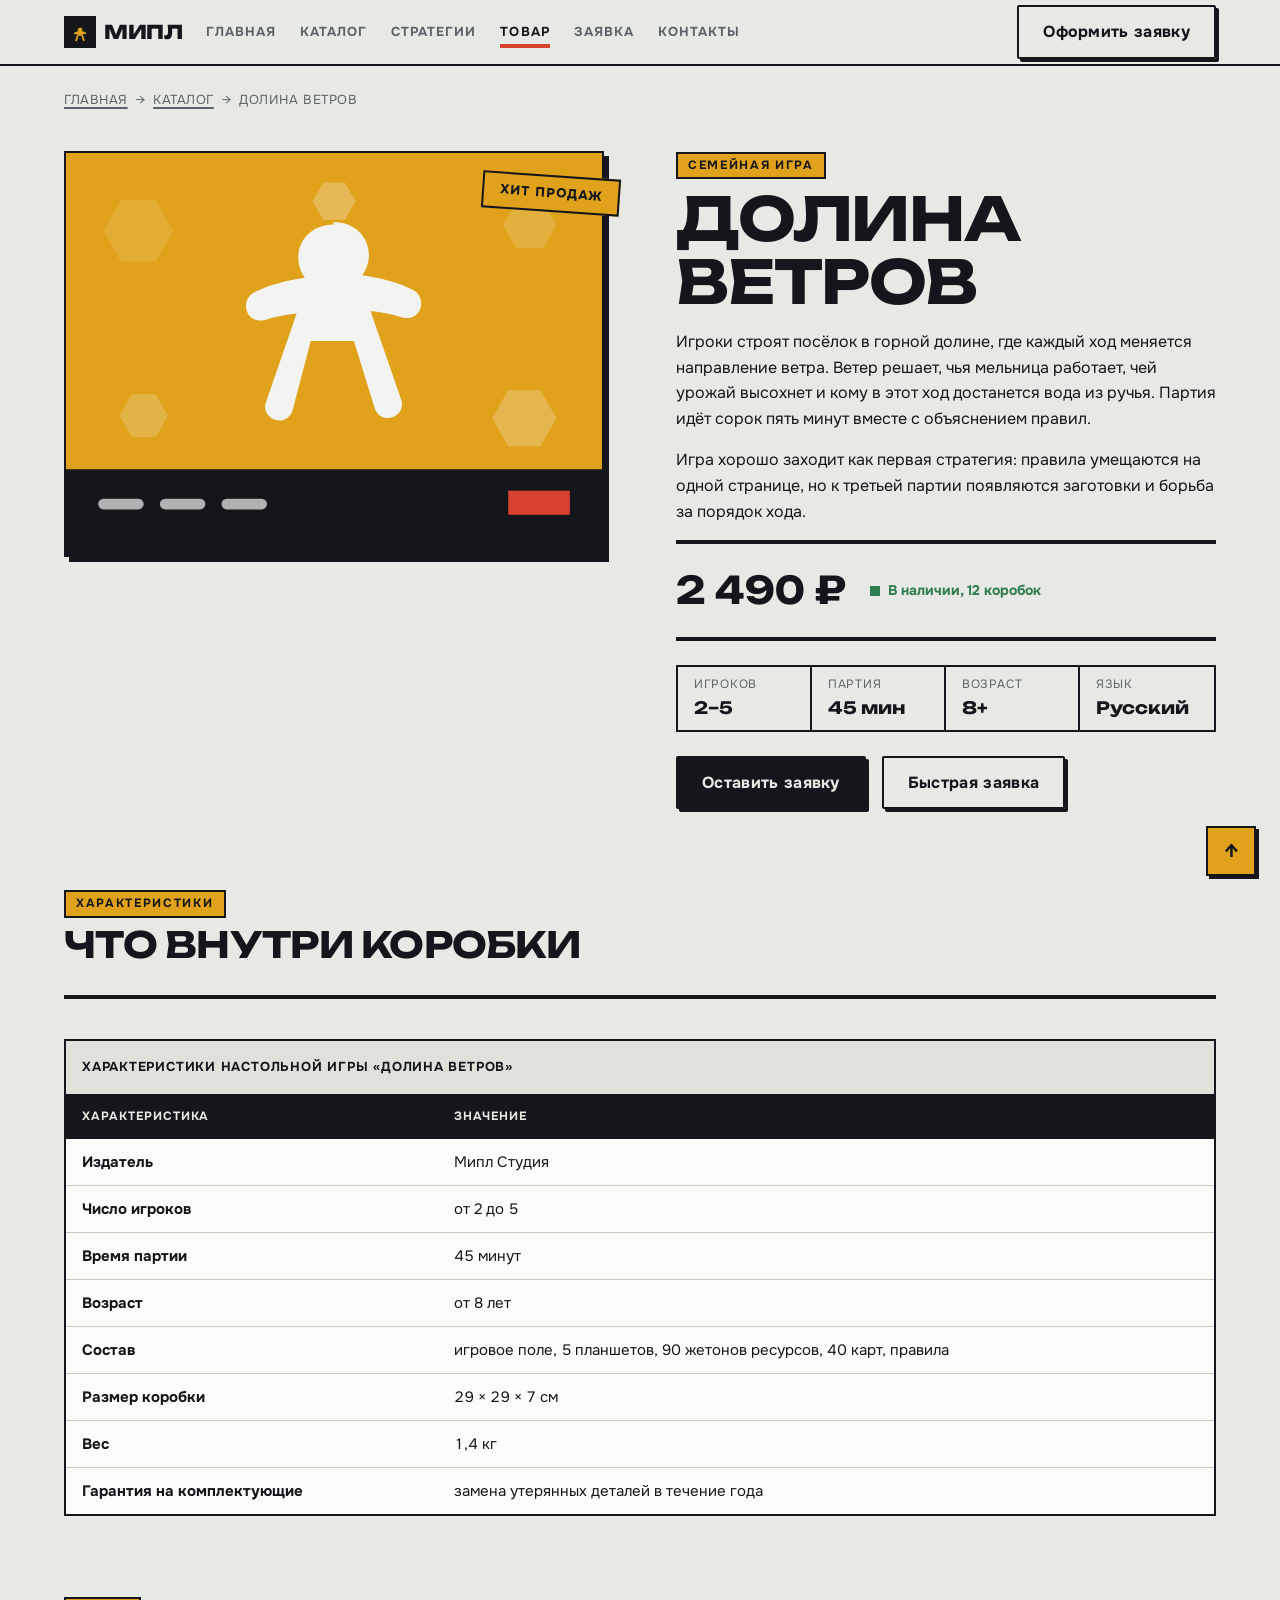
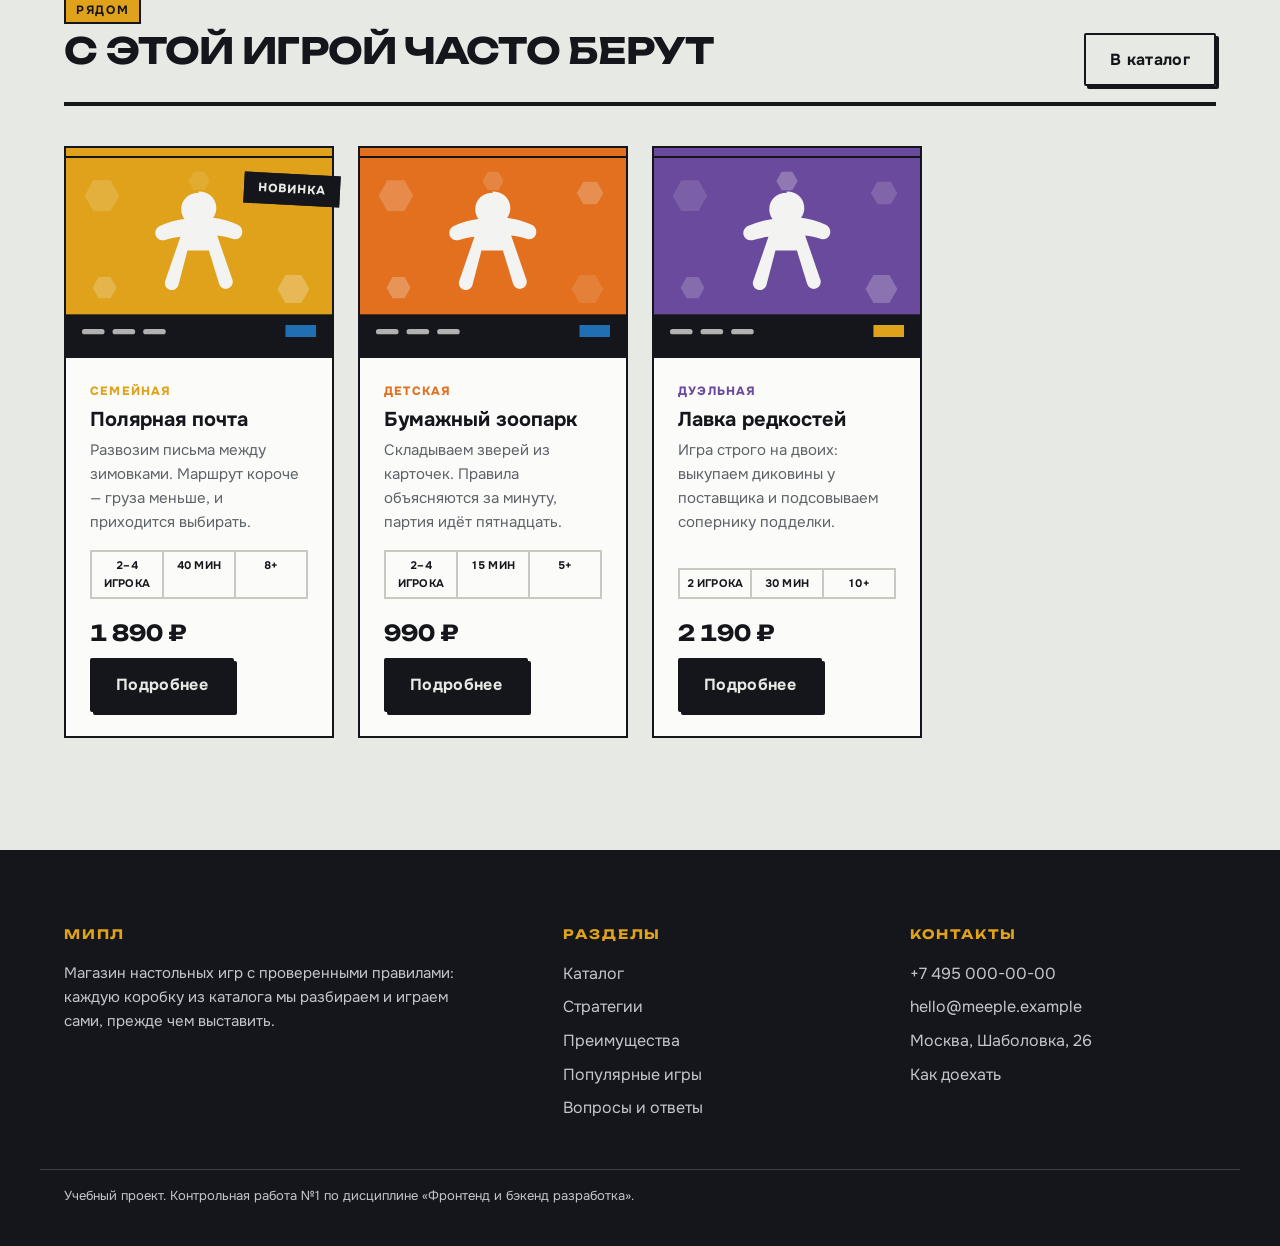
<file: product.html>
<!DOCTYPE html>
<html lang="ru">
<head>
  <meta charset="UTF-8">
  <meta name="viewport" content="width=device-width, initial-scale=1.0">
  <meta name="description" content="Настольная игра «Долина ветров»: состав коробки, характеристики, цена и условия замены комплектующих.">
  <title>Долина ветров — настольная игра — Мипл</title>
  <link rel="icon" href="images/logo.svg" type="image/svg+xml">
  <link rel="preconnect" href="https://fonts.googleapis.com">
  <link rel="preconnect" href="https://fonts.gstatic.com" crossorigin>
  <link rel="stylesheet"
        href="https://fonts.googleapis.com/css2?family=Unbounded:wght@700;800&family=Onest:wght@400;600;700;800&display=swap">
  <link rel="stylesheet" href="css/style.css">
</head>
<body>
  <a class="skip-link" href="#main">К основному содержимому</a>

  <header class="site-header" id="top">
    <div class="site-header__inner container">
      <a class="logo site-header__logo" href="index.html">
        <img class="logo__mark" src="images/logo.svg" width="32" height="32" alt="">
        <span class="logo__text">Мипл</span>
      </a>

      <nav class="site-nav" aria-label="Основная навигация">
        <ul class="site-nav__list">
            <li class="site-nav__item"><a class="site-nav__link" href="index.html">Главная</a></li>
            <li class="site-nav__item"><a class="site-nav__link" href="catalog.html">Каталог</a></li>
            <li class="site-nav__item"><a class="site-nav__link" href="category.html">Стратегии</a></li>
            <li class="site-nav__item"><a class="site-nav__link site-nav__link--active" href="product.html" aria-current="page">Товар</a></li>
            <li class="site-nav__item"><a class="site-nav__link" href="order.html">Заявка</a></li>
            <li class="site-nav__item"><a class="site-nav__link" href="contacts.html">Контакты</a></li>
        </ul>
      </nav>

      <a class="button button--ghost site-header__action" href="order.html">Оформить заявку</a>
    </div>
  </header>

  <main class="page" id="main">
    <nav class="breadcrumbs container" aria-label="Хлебные крошки">
      <ol class="breadcrumbs__list">
        <li class="breadcrumbs__item"><a class="breadcrumbs__link" href="index.html">Главная</a></li>
        <li class="breadcrumbs__item"><a class="breadcrumbs__link" href="catalog.html">Каталог</a></li>
        <li class="breadcrumbs__item"><span aria-current="page">Долина ветров</span></li>
      </ol>
    </nav>

    <section class="section section--tight">
      <div class="container product__layout">
        <div class="product__gallery">
          <span class="product__badge">Хит продаж</span>
          <img class="product__image" src="images/game-valley.svg" width="400" height="300"
               alt="Коробка настольной игры «Долина ветров»">
        </div>

        <div class="product__info">
          <p class="eyebrow">Семейная игра</p>
          <h1>Долина ветров</h1>
          <p>
            Игроки строят посёлок в горной долине, где каждый ход меняется
            направление ветра. Ветер решает, чья мельница работает, чей урожай
            высохнет и кому в этот ход достанется вода из ручья. Партия идёт
            сорок пять минут вместе с объяснением правил.
          </p>
          <p>
            Игра хорошо заходит как первая стратегия: правила умещаются
            на одной странице, но к третьей партии появляются заготовки
            и борьба за порядок хода.
          </p>

          <div class="product__price-row">
            <p class="product__price">2 490 &#8381;</p>
            <p class="product__stock">В наличии, 12 коробок</p>
          </div>

          <ul class="product__facts">
            <li>
              <span class="product__fact-label">Игроков</span>
              <span class="product__fact-value">2–5</span>
            </li>
            <li>
              <span class="product__fact-label">Партия</span>
              <span class="product__fact-value">45 мин</span>
            </li>
            <li>
              <span class="product__fact-label">Возраст</span>
              <span class="product__fact-value">8+</span>
            </li>
            <li>
              <span class="product__fact-label">Язык</span>
              <span class="product__fact-value">Русский</span>
            </li>
          </ul>

          <div class="button-group">
            <a class="button" href="order.html">Оставить заявку</a>
            <button class="button button--ghost" type="button" data-modal-open>Быстрая заявка</button>
          </div>
        </div>
      </div>
    </section>

    <section class="section section--tight" id="specs">
      <div class="container">
        <div class="section__header">
          <div>
            <p class="eyebrow">Характеристики</p>
            <h2>Что внутри коробки</h2>
          </div>
        </div>

        <div class="data-table__wrapper">
          <table class="data-table">
            <caption>Характеристики настольной игры «Долина ветров»</caption>
            <thead>
              <tr>
                <th scope="col">Характеристика</th>
                <th scope="col">Значение</th>
              </tr>
            </thead>
            <tbody>
              <tr>
                <th scope="row">Издатель</th>
                <td>Мипл Студия</td>
              </tr>
              <tr>
                <th scope="row">Число игроков</th>
                <td>от 2 до 5</td>
              </tr>
              <tr>
                <th scope="row">Время партии</th>
                <td class="data-table__cell--num">45 минут</td>
              </tr>
              <tr>
                <th scope="row">Возраст</th>
                <td>от 8 лет</td>
              </tr>
              <tr>
                <th scope="row">Состав</th>
                <td>игровое поле, 5 планшетов, 90 жетонов ресурсов, 40 карт, правила</td>
              </tr>
              <tr>
                <th scope="row">Размер коробки</th>
                <td class="data-table__cell--num">29 &#215; 29 &#215; 7 см</td>
              </tr>
              <tr>
                <th scope="row">Вес</th>
                <td class="data-table__cell--num">1,4 кг</td>
              </tr>
              <tr>
                <th scope="row">Гарантия на комплектующие</th>
                <td>замена утерянных деталей в течение года</td>
              </tr>
            </tbody>
          </table>
        </div>
      </div>
    </section>

    <section class="section--tight">
      <div class="container">
        <div class="section__header">
          <div>
            <p class="eyebrow">Рядом</p>
            <h2>С этой игрой часто берут</h2>
          </div>
          <a class="button button--ghost" href="catalog.html">В каталог</a>
        </div>

        <ul class="card-grid">
      <li class="card-grid__item">
      <article class="product-card product-card--family">
        <span class="product-card__badge product-card__badge--new">Новинка</span>
        <img class="product-card__image" src="images/game-post.svg"
             width="400" height="300" alt="Коробка игры «Полярная почта»">
        <div class="product-card__body">
          <p class="product-card__category">Семейная</p>
          <h3 class="product-card__title">Полярная почта</h3>
          <p class="product-card__description">Развозим письма между зимовками. Маршрут короче — груза меньше, и приходится выбирать.</p>
          <p class="product-card__meta">
            <span>2–4 игрока</span>
            <span>40 мин</span>
            <span>8+</span>
          </p>
          <div class="product-card__footer">
            <p class="product-card__price">1 890 &#8381;</p>
            <a class="button" href="product.html">Подробнее</a>
          </div>
        </div>
      </article>
    </li>
      <li class="card-grid__item">
      <article class="product-card product-card--kids">
        <img class="product-card__image" src="images/game-zoo.svg"
             width="400" height="300" alt="Коробка игры «Бумажный зоопарк»">
        <div class="product-card__body">
          <p class="product-card__category">Детская</p>
          <h3 class="product-card__title">Бумажный зоопарк</h3>
          <p class="product-card__description">Складываем зверей из карточек. Правила объясняются за минуту, партия идёт пятнадцать.</p>
          <p class="product-card__meta">
            <span>2–4 игрока</span>
            <span>15 мин</span>
            <span>5+</span>
          </p>
          <div class="product-card__footer">
            <p class="product-card__price">990 &#8381;</p>
            <a class="button" href="product.html">Подробнее</a>
          </div>
        </div>
      </article>
    </li>
      <li class="card-grid__item">
      <article class="product-card product-card--duel">
        <img class="product-card__image" src="images/game-curio.svg"
             width="400" height="300" alt="Коробка игры «Лавка редкостей»">
        <div class="product-card__body">
          <p class="product-card__category">Дуэльная</p>
          <h3 class="product-card__title">Лавка редкостей</h3>
          <p class="product-card__description">Игра строго на двоих: выкупаем диковины у поставщика и подсовываем сопернику подделки.</p>
          <p class="product-card__meta">
            <span>2 игрока</span>
            <span>30 мин</span>
            <span>10+</span>
          </p>
          <div class="product-card__footer">
            <p class="product-card__price">2 190 &#8381;</p>
            <a class="button" href="product.html">Подробнее</a>
          </div>
        </div>
      </article>
    </li>
        </ul>
      </div>
    </section>
  </main>

  <footer class="site-footer">
    <div class="site-footer__inner container">
      <div class="site-footer__col">
        <p class="site-footer__title">Мипл</p>
        <p class="site-footer__text">
          Магазин настольных игр с проверенными правилами: каждую коробку
          из каталога мы разбираем и играем сами, прежде чем выставить.
        </p>
      </div>

      <div class="site-footer__col">
        <p class="site-footer__title">Разделы</p>
        <ul class="site-footer__list">
          <li class="site-footer__item"><a class="site-footer__link" href="catalog.html">Каталог</a></li>
          <li class="site-footer__item"><a class="site-footer__link" href="category.html">Стратегии</a></li>
          <li class="site-footer__item"><a class="site-footer__link" href="index.html#advantages">Преимущества</a></li>
          <li class="site-footer__item"><a class="site-footer__link" href="index.html#popular">Популярные игры</a></li>
          <li class="site-footer__item"><a class="site-footer__link" href="faq.html">Вопросы и ответы</a></li>
        </ul>
      </div>

      <div class="site-footer__col" id="contacts">
        <p class="site-footer__title">Контакты</p>
        <ul class="site-footer__list">
          <li class="site-footer__item"><a class="site-footer__link" href="tel:+74950000000">+7 495 000-00-00</a></li>
          <li class="site-footer__item"><a class="site-footer__link" href="mailto:hello@meeple.example">hello@meeple.example</a></li>
          <li class="site-footer__item">Москва, Шаболовка, 26</li>
          <li class="site-footer__item"><a class="site-footer__link" href="contacts.html">Как доехать</a></li>
        </ul>
      </div>
    </div>

    <div class="site-footer__bottom container">
      <p>Учебный проект. Контрольная работа №1 по дисциплине «Фронтенд и бэкенд разработка».</p>
    </div>
  </footer>

  <a class="to-top" href="#top" aria-label="Наверх">&#8593;</a>

  <dialog class="modal" id="quick-order" aria-labelledby="quick-order-title">
    <button class="modal__close" type="button" data-modal-close aria-label="Закрыть окно">&#215;</button>
    <div class="modal__inner">
      <h2 class="modal__title" id="quick-order-title">Быстрая заявка</h2>
      <p class="modal__text">
        Оставьте телефон — перезвоним в течение рабочего дня и подберём игру
        под вашу компанию.
      </p>

      <form class="modal__form" action="order.html" method="get">
        <div class="order-form__field">
          <label class="order-form__label" for="modal-name">
            Имя <span class="order-form__required" aria-hidden="true">*</span>
          </label>
          <input class="order-form__input" type="text" id="modal-name" name="name"
                 autocomplete="name" required>
        </div>

        <div class="order-form__field">
          <label class="order-form__label" for="modal-phone">
            Телефон <span class="order-form__required" aria-hidden="true">*</span>
          </label>
          <input class="order-form__input" type="tel" id="modal-phone" name="phone"
                 autocomplete="tel" placeholder="+7 900 000-00-00" required>
        </div>

        <p class="order-form__consent">
          <input class="order-form__checkbox" type="checkbox" id="modal-consent"
                 name="consent" required>
          <label for="modal-consent">Согласен на обработку персональных данных</label>
        </p>

        <div class="button-group">
          <button class="button" type="submit">Отправить</button>
          <button class="button button--ghost" type="button" data-modal-close>Отмена</button>
        </div>
      </form>
    </div>
  </dialog>
  <script src="js/main.js"></script>
</body>
</html>
</file>
<file: css/style.css>
/* ============================================================
   «Мипл» — магазин настольных игр
   Контрольная работа №1. HTML и CSS
   Мухамбетов Алим, ЭФБО-13-25

   Оформление построено на двух вещах из самой предметной области:
   крышка коробки (плотная плашка цвета, жёсткая рамка, никаких
   размытых теней) и цвета фишек игроков — красный, синий, жёлтый,
   зелёный, фиолетовый, оранжевый. Цвет фишки закреплён за категорией
   игры и используется как признак, а не как украшение.
   ============================================================ */

/* ---------- 1. Переменные ---------- */

:root {
  /* Основа */
  --color-bg: #e7e9e4;
  --color-surface: #fbfbf9;
  --color-surface-alt: #dfe2db;
  --color-ink: #14161b;
  --color-text: #14161b;
  --color-muted: #5d6268;
  --color-border: #14161b;
  --color-line: #c6cac1;

  /* Тёмная панель (первый экран, подвал) остаётся тёмной в обеих темах */
  --color-panel: #14161b;
  --color-on-panel: #f3f4f1;
  --color-on-panel-muted: #c3c7cc;
  --color-panel-line: #3a404a;

  /* Цвета фишек игроков — они же цвета категорий */
  --color-red: #d8402f;
  --color-blue: #1f6fb2;
  --color-yellow: #e0a21a;
  --color-green: #2f7d4f;
  --color-purple: #6a4a9c;
  --color-orange: #e2701f;

  /* Служебные роли */
  --color-primary: #14161b;
  --color-primary-dark: #d8402f;
  --color-accent: #e0a21a;
  --color-danger: #a8231b;
  --color-success: #2f7d4f;

  /* Цвет текущего блока: карточки, чипса, строки. Перебивается модификатором. */
  --card-color: var(--color-ink);

  /* Отступы */
  --space-xs: 4px;
  --space-sm: 8px;
  --space-md: 16px;
  --space-lg: 24px;
  --space-xl: 40px;
  --space-2xl: 72px;

  /* Жёсткая тень без размытия — так лежит картонная коробка на столе */
  --lift: 5px 5px 0 var(--color-ink);
  --lift-sm: 3px 3px 0 var(--color-ink);
  --border-width: 2px;
  --radius-sm: 2px;

  /* Типографика */
  --font-display: "Unbounded", "Arial Black", Impact, sans-serif;
  --font-body: "Onest", "Segoe UI", system-ui, sans-serif;

  --container: 1200px;
  --header-height: 64px;
}

@media (prefers-color-scheme: dark) {
  :root {
    --color-bg: #101217;
    --color-surface: #191c22;
    --color-surface-alt: #22262e;
    --color-ink: #f3f4f1;
    --color-text: #f3f4f1;
    --color-muted: #9aa1a9;
    --color-border: #3a404a;
    --color-line: #2c313a;

    --color-panel: #07090c;
    --color-on-panel: #f3f4f1;
    --color-on-panel-muted: #aab1b9;
    --color-panel-line: #2c313a;

    --color-red: #ef6a57;
    --color-blue: #5a9fdc;
    --color-yellow: #f0bc4a;
    --color-green: #5ba97a;
    --color-purple: #9b7fd0;
    --color-orange: #f08f4a;

    --color-primary: #f3f4f1;
    --color-primary-dark: #ef6a57;
    --color-danger: #ef6a57;
    --color-success: #5ba97a;

    --lift: 5px 5px 0 #000000;
    --lift-sm: 3px 3px 0 #000000;
  }
}

/* ---------- 2. Базовые стили ---------- */

*,
*::before,
*::after {
  box-sizing: border-box;
}

html {
  scroll-behavior: smooth;
  scroll-padding-top: calc(var(--header-height) + var(--space-lg));
}

body {
  margin: 0;
  background-color: var(--color-bg);
  color: var(--color-text);
  font-family: var(--font-body);
  font-size: 16px;
  line-height: 1.6;
  -webkit-font-smoothing: antialiased;
}

h1,
h2,
h3 {
  margin: 0 0 var(--space-md);
  font-family: var(--font-display);
  font-weight: 700;
  line-height: 1.05;
  letter-spacing: -0.02em;
  text-wrap: balance;
}

h1 {
  font-size: clamp(32px, 5.2vw, 60px);
  text-transform: uppercase;
}

h2 {
  font-size: clamp(24px, 3.2vw, 36px);
  text-transform: uppercase;
}

h3 {
  font-family: var(--font-body);
  font-size: 20px;
  font-weight: 700;
  letter-spacing: 0;
  text-transform: none;
}

p {
  margin: 0 0 var(--space-md);
}

a {
  color: var(--color-text);
  text-decoration-thickness: 2px;
  text-underline-offset: 3px;
}

img {
  display: block;
  max-width: 100%;
  height: auto;
}

ul,
ol {
  margin: 0 0 var(--space-md);
  padding-left: var(--space-lg);
}

:focus-visible {
  outline: 3px solid var(--color-yellow);
  outline-offset: 2px;
}

/* ---------- 3. Служебные блоки ---------- */

.container {
  width: 100%;
  max-width: var(--container);
  margin: 0 auto;
  padding: 0 var(--space-lg);
}

.visually-hidden {
  position: absolute;
  width: 1px;
  height: 1px;
  margin: -1px;
  padding: 0;
  overflow: hidden;
  clip-path: inset(50%);
  white-space: nowrap;
}

.skip-link {
  position: absolute;
  top: var(--space-sm);
  left: var(--space-sm);
  z-index: 100;
  padding: var(--space-sm) var(--space-md);
  border: var(--border-width) solid var(--color-ink);
  background-color: var(--color-yellow);
  color: #14161b;
  font-weight: 700;
  text-decoration: none;
  transform: translateY(-250%);
  transition: transform 0.15s ease;
}

.skip-link:focus-visible {
  transform: translateY(0);
}

.section {
  padding: var(--space-2xl) 0;
}

.section--tight {
  padding: var(--space-xl) 0;
}

.section__header {
  display: flex;
  flex-wrap: wrap;
  align-items: flex-end;
  justify-content: space-between;
  gap: var(--space-md);
  margin-bottom: var(--space-xl);
  padding-bottom: var(--space-md);
  border-bottom: 4px solid var(--color-ink);
}

.section__lead {
  max-width: 58ch;
  color: var(--color-muted);
}

.eyebrow {
  display: inline-block;
  margin: 0 0 var(--space-sm);
  padding: 2px 10px;
  border: var(--border-width) solid var(--color-ink);
  background-color: var(--color-accent);
  color: #14161b;
  font-size: 12px;
  font-weight: 700;
  letter-spacing: 0.14em;
  text-transform: uppercase;
}

/* ---------- 4. Кнопки ---------- */

.button {
  display: inline-flex;
  align-items: center;
  justify-content: center;
  gap: var(--space-sm);
  padding: 12px var(--space-lg);
  border: var(--border-width) solid var(--color-ink);
  border-radius: var(--radius-sm);
  background-color: var(--color-ink);
  box-shadow: var(--lift-sm);
  color: var(--color-bg);
  font: inherit;
  font-weight: 700;
  letter-spacing: 0.02em;
  text-decoration: none;
  cursor: pointer;
  transition: transform 0.12s ease, box-shadow 0.12s ease, background-color 0.12s ease;
}

.button:hover {
  background-color: var(--color-primary-dark);
  transform: translate(-2px, -2px);
  box-shadow: 5px 5px 0 var(--color-ink);
}

.button:active {
  transform: translate(2px, 2px);
  box-shadow: 0 0 0 var(--color-ink);
}

.button:focus-visible {
  outline: 3px solid var(--color-yellow);
  outline-offset: 3px;
}

.button--ghost {
  background-color: transparent;
  color: var(--color-text);
}

.button--ghost:hover {
  background-color: var(--color-yellow);
  color: #14161b;
}

.button--wide {
  width: 100%;
}

.button:disabled,
.button--disabled {
  opacity: 0.45;
  cursor: not-allowed;
}

.button:disabled:hover,
.button--disabled:hover {
  background-color: var(--color-ink);
  transform: none;
  box-shadow: var(--lift-sm);
}

.button-group {
  display: flex;
  flex-wrap: wrap;
  gap: var(--space-md);
}

/* ---------- 5. Шапка и навигация ---------- */

.site-header {
  position: sticky;
  top: 0;
  z-index: 40;
  background-color: var(--color-bg);
  border-bottom: var(--border-width) solid var(--color-ink);
}

.site-header__inner {
  display: flex;
  align-items: center;
  gap: var(--space-lg);
  min-height: var(--header-height);
}

.logo {
  display: inline-flex;
  align-items: center;
  gap: var(--space-sm);
  color: var(--color-text);
  font-family: var(--font-display);
  font-size: 19px;
  font-weight: 800;
  letter-spacing: -0.02em;
  text-decoration: none;
  text-transform: uppercase;
  white-space: nowrap;
}

.site-nav {
  flex: 1 1 auto;
}

.site-nav__list {
  display: flex;
  flex-wrap: wrap;
  gap: var(--space-xs) var(--space-lg);
  margin: 0;
  padding: 0;
  list-style: none;
}

.site-nav__link {
  position: relative;
  display: inline-block;
  padding: var(--space-sm) 0;
  color: var(--color-muted);
  font-size: 13px;
  font-weight: 700;
  letter-spacing: 0.08em;
  text-decoration: none;
  text-transform: uppercase;
  transition: color 0.12s ease;
}

.site-nav__link::after {
  content: "";
  position: absolute;
  right: 0;
  bottom: 2px;
  left: 0;
  height: 4px;
  background-color: var(--color-ink);
  transform: scaleX(0);
  transform-origin: left;
  transition: transform 0.15s ease;
}

.site-nav__link:hover {
  color: var(--color-text);
}

.site-nav__link:hover::after {
  transform: scaleX(1);
}

.site-nav__link--active {
  color: var(--color-text);
}

.site-nav__link--active::after {
  background-color: var(--color-red);
  transform: scaleX(1);
}

.site-header__action {
  flex: 0 0 auto;
}

/* ---------- 6. Хлебные крошки ---------- */

.breadcrumbs {
  padding-top: var(--space-lg);
}

.breadcrumbs__list {
  display: flex;
  flex-wrap: wrap;
  align-items: center;
  gap: var(--space-sm);
  margin: 0;
  padding: 0;
  list-style: none;
  color: var(--color-muted);
  font-size: 13px;
  letter-spacing: 0.04em;
  text-transform: uppercase;
}

.breadcrumbs__item:not(:last-child)::after {
  content: "→";
  margin-left: var(--space-sm);
}

.breadcrumbs__link {
  color: var(--color-muted);
}

.breadcrumbs__link:hover {
  color: var(--color-text);
}

/* ---------- 7. Первый экран ---------- */

.hero {
  padding: var(--space-2xl) 0;
  background-color: var(--color-panel);
  color: var(--color-on-panel);
  border-bottom: var(--border-width) solid var(--color-panel);
}

.hero__inner {
  display: grid;
  grid-template-columns: 1.05fr 0.95fr;
  align-items: center;
  gap: var(--space-2xl);
}

.hero__title {
  margin-bottom: var(--space-lg);
  color: var(--color-on-panel);
  font-size: clamp(30px, 4.3vw, 52px);
}

.hero__title-accent {
  color: var(--color-yellow);
}

.hero__lead {
  max-width: 46ch;
  color: var(--color-on-panel-muted);
  font-size: 18px;
}

.hero .eyebrow {
  border-color: var(--color-yellow);
}

.hero .button {
  background-color: var(--color-yellow);
  border-color: var(--color-yellow);
  box-shadow: 3px 3px 0 var(--color-on-panel);
  color: #14161b;
}

.hero .button:hover {
  background-color: var(--color-red);
  border-color: var(--color-red);
  box-shadow: 5px 5px 0 var(--color-on-panel);
  color: #ffffff;
}

.hero .button--ghost {
  background-color: transparent;
  border-color: var(--color-on-panel);
  box-shadow: 3px 3px 0 var(--color-on-panel);
  color: var(--color-on-panel);
}

.hero .button--ghost:hover {
  background-color: var(--color-yellow);
  box-shadow: 5px 5px 0 var(--color-on-panel);
  color: #14161b;
}

.hero__media {
  position: relative;
}

.hero__image {
  width: 100%;
  border: 4px solid var(--color-on-panel);
}

.hero__note {
  position: absolute;
  right: calc(-1 * var(--space-lg));
  bottom: calc(-1 * var(--space-lg));
  z-index: 2;
  max-width: 230px;
  margin: 0;
  padding: var(--space-md);
  border: var(--border-width) solid var(--color-ink);
  background-color: var(--color-yellow);
  color: #14161b;
  font-size: 14px;
  font-weight: 600;
  line-height: 1.35;
  transform: rotate(-2deg);
}

/* Счётчики под первым экраном — реальные числа, а не украшение */
.hero__stats {
  display: flex;
  flex-wrap: wrap;
  gap: 0;
  margin: var(--space-xl) 0 0;
  padding: 0;
  list-style: none;
  border: var(--border-width) solid var(--color-on-panel);
}

.hero__stat {
  flex: 1 1 140px;
  padding: var(--space-md);
  border-right: var(--border-width) solid var(--color-on-panel);
}

.hero__stat:last-child {
  border-right: 0;
}

.hero__stat-value {
  display: block;
  font-family: var(--font-display);
  font-size: 28px;
  font-weight: 700;
  font-variant-numeric: tabular-nums;
  color: var(--color-yellow);
}

.hero__stat-label {
  color: var(--color-on-panel-muted);
  font-size: 13px;
}

/* ---------- 8. Преимущества ---------- */

.advantages__list {
  display: grid;
  grid-template-columns: repeat(auto-fit, minmax(240px, 1fr));
  gap: 0;
  margin: 0;
  padding: 0;
  list-style: none;
  border: var(--border-width) solid var(--color-ink);
}

.advantage {
  padding: var(--space-lg);
  border-right: var(--border-width) solid var(--color-ink);
  background-color: var(--color-surface);
}

.advantage:last-child {
  border-right: 0;
}

.advantage__title {
  margin-bottom: var(--space-sm);
  font-size: 18px;
}

.advantage__text {
  margin: 0;
  color: var(--color-muted);
  font-size: 15px;
}

/* ---------- 9. Карточки товаров ---------- */

/* Цвет фишки игрока закреплён за категорией */
.product-card--family { --card-color: var(--color-yellow); }
.product-card--strategy { --card-color: var(--color-blue); }
.product-card--party { --card-color: var(--color-red); }
.product-card--duel { --card-color: var(--color-purple); }
.product-card--detective { --card-color: var(--color-green); }
.product-card--kids { --card-color: var(--color-orange); }

.card-grid {
  display: grid;
  grid-template-columns: repeat(auto-fill, minmax(260px, 1fr));
  gap: var(--space-lg);
  margin: 0;
  padding: 0;
  list-style: none;
}

.product-card {
  position: relative;
  display: flex;
  flex-direction: column;
  height: 100%;
  border: var(--border-width) solid var(--color-ink);
  background-color: var(--color-surface);
  transition: transform 0.12s ease, box-shadow 0.12s ease;
}

.product-card::before {
  content: "";
  display: block;
  height: 10px;
  background-color: var(--card-color);
  border-bottom: var(--border-width) solid var(--color-ink);
}

.product-card:hover,
.product-card:focus-within {
  transform: translate(-3px, -3px);
  box-shadow: var(--lift);
}

.product-card__image {
  width: 100%;
  aspect-ratio: 4 / 3;
  object-fit: cover;
  border-bottom: var(--border-width) solid var(--color-ink);
}

.product-card__badge {
  position: absolute;
  top: 26px;
  right: -8px;
  z-index: 3;
  padding: 4px 12px;
  border: var(--border-width) solid var(--color-ink);
  background-color: var(--color-surface);
  color: var(--color-text);
  font-size: 12px;
  font-weight: 800;
  letter-spacing: 0.08em;
  text-transform: uppercase;
  transform: rotate(3deg);
}

.product-card__badge--hit {
  background-color: var(--color-yellow);
  color: #14161b;
}

.product-card__badge--sale {
  background-color: var(--color-red);
  color: #ffffff;
}

.product-card__badge--new {
  background-color: var(--color-ink);
  color: var(--color-bg);
}

.product-card__body {
  display: flex;
  flex: 1 1 auto;
  flex-direction: column;
  gap: var(--space-sm);
  padding: var(--space-lg);
}

.product-card__category {
  margin: 0;
  color: var(--card-color);
  font-size: 12px;
  font-weight: 800;
  letter-spacing: 0.1em;
  text-transform: uppercase;
}

.product-card__title {
  margin: 0;
  font-size: 20px;
}

.product-card__description {
  flex: 1 1 auto;
  margin: 0;
  color: var(--color-muted);
  font-size: 15px;
}

/* Три метки как на дне коробки: игроки, время, возраст */
.product-card__meta {
  display: flex;
  flex-wrap: nowrap;
  gap: 0;
  margin: var(--space-sm) 0 0;
  border: var(--border-width) solid var(--color-line);
  font-size: 11px;
  font-weight: 700;
  letter-spacing: 0.02em;
  text-transform: uppercase;
}

.product-card__meta span {
  flex: 1 1 0;
  min-width: 0;
  padding: 5px 6px;
  border-right: var(--border-width) solid var(--color-line);
  text-align: center;
  font-variant-numeric: tabular-nums;
}

.product-card__meta span:last-child {
  border-right: 0;
}

.product-card__footer {
  display: flex;
  flex-wrap: wrap;
  align-items: center;
  justify-content: space-between;
  gap: var(--space-sm);
  margin-top: var(--space-sm);
}

.product-card__price {
  margin: 0;
  font-family: var(--font-display);
  font-size: 22px;
  font-weight: 700;
  font-variant-numeric: tabular-nums;
}

.product-card__price-old {
  margin-left: var(--space-sm);
  color: var(--color-muted);
  font-family: var(--font-body);
  font-size: 14px;
  font-weight: 400;
  text-decoration: line-through;
}

.product-card--discount .product-card__price {
  color: var(--color-red);
}

/* ---------- 10. Каталог ---------- */

.catalog__layout {
  display: grid;
  grid-template-columns: 250px 1fr;
  align-items: start;
  gap: var(--space-xl);
}

.filters {
  position: sticky;
  top: calc(var(--header-height) + var(--space-lg));
  padding: var(--space-lg);
  border: var(--border-width) solid var(--color-ink);
  background-color: var(--color-surface);
}

.filters__title {
  margin-bottom: var(--space-lg);
  font-size: 16px;
  letter-spacing: 0.08em;
  text-transform: uppercase;
}

.filters__group {
  margin: 0 0 var(--space-lg);
  padding: 0;
  border: 0;
}

.filters__legend {
  margin-bottom: var(--space-sm);
  padding: 0;
  font-size: 12px;
  font-weight: 800;
  letter-spacing: 0.1em;
  text-transform: uppercase;
}

.filters__list {
  margin: 0;
  padding: 0;
  list-style: none;
}

.filters__item {
  margin-bottom: var(--space-xs);
}

.filters__option {
  display: flex;
  align-items: center;
  gap: var(--space-sm);
  font-size: 15px;
  cursor: pointer;
}

.filters__option input {
  accent-color: var(--color-red);
  width: 16px;
  height: 16px;
}

.filters__note {
  margin: 0 0 var(--space-md);
  color: var(--color-muted);
  font-size: 13px;
}

.catalog__toolbar {
  display: flex;
  flex-wrap: wrap;
  align-items: center;
  justify-content: space-between;
  gap: var(--space-md);
  margin-bottom: var(--space-lg);
}

.chips {
  display: flex;
  flex-wrap: wrap;
  gap: var(--space-sm);
  margin: 0;
  padding: 0;
  list-style: none;
}

.chip {
  display: inline-block;
  padding: 5px 14px;
  border: var(--border-width) solid var(--color-ink);
  color: var(--color-text);
  font-size: 13px;
  font-weight: 700;
  letter-spacing: 0.04em;
  text-decoration: none;
  text-transform: uppercase;
  transition: background-color 0.12s ease, color 0.12s ease;
}

.chip:hover {
  background-color: var(--color-yellow);
  color: #14161b;
}

.chip--active {
  background-color: var(--color-ink);
  color: var(--color-bg);
}

/* ---------- 11. Страница товара ---------- */

.product__layout {
  display: grid;
  grid-template-columns: 1fr 1fr;
  align-items: start;
  gap: var(--space-2xl);
}

.product__gallery {
  position: relative;
}

.product__image {
  width: 100%;
  border: var(--border-width) solid var(--color-ink);
  box-shadow: var(--lift);
}

.product__badge {
  position: absolute;
  top: var(--space-lg);
  right: calc(-1 * var(--space-md));
  z-index: 2;
  padding: 6px 16px;
  border: var(--border-width) solid var(--color-ink);
  background-color: var(--color-yellow);
  color: #14161b;
  font-size: 13px;
  font-weight: 800;
  letter-spacing: 0.08em;
  text-transform: uppercase;
  transform: rotate(4deg);
}

.product__price-row {
  display: flex;
  flex-wrap: wrap;
  align-items: center;
  gap: var(--space-lg);
  margin-bottom: var(--space-lg);
  padding: var(--space-md) 0;
  border-top: 4px solid var(--color-ink);
  border-bottom: 4px solid var(--color-ink);
}

.product__price {
  margin: 0;
  font-family: var(--font-display);
  font-size: 38px;
  font-weight: 700;
  font-variant-numeric: tabular-nums;
}

.product__stock {
  display: inline-flex;
  align-items: center;
  gap: var(--space-sm);
  margin: 0;
  color: var(--color-success);
  font-size: 14px;
  font-weight: 700;
}

.product__stock::before {
  content: "";
  width: 10px;
  height: 10px;
  background-color: var(--color-success);
}

.product__facts {
  display: grid;
  grid-template-columns: repeat(auto-fit, minmax(110px, 1fr));
  gap: 0;
  margin: 0 0 var(--space-lg);
  padding: 0;
  list-style: none;
  border: var(--border-width) solid var(--color-ink);
}

.product__facts li {
  padding: var(--space-sm) var(--space-md);
  border-right: var(--border-width) solid var(--color-ink);
}

.product__facts li:last-child {
  border-right: 0;
}

.product__fact-label {
  display: block;
  color: var(--color-muted);
  font-size: 12px;
  letter-spacing: 0.06em;
  text-transform: uppercase;
}

.product__fact-value {
  font-family: var(--font-display);
  font-size: 17px;
  font-weight: 700;
}

/* ---------- 12. Таблица ---------- */

.data-table__wrapper {
  overflow-x: auto;
  border: var(--border-width) solid var(--color-ink);
  background-color: var(--color-surface);
}

.data-table {
  width: 100%;
  border-collapse: collapse;
  font-size: 15px;
}

.data-table caption {
  padding: var(--space-md);
  border-bottom: var(--border-width) solid var(--color-ink);
  background-color: var(--color-surface-alt);
  font-size: 13px;
  font-weight: 700;
  letter-spacing: 0.06em;
  text-align: left;
  text-transform: uppercase;
}

.data-table th,
.data-table td {
  padding: 11px var(--space-md);
  border-bottom: 1px solid var(--color-line);
  text-align: left;
  vertical-align: top;
}

.data-table thead th {
  border-bottom: var(--border-width) solid var(--color-ink);
  background-color: var(--color-ink);
  color: var(--color-bg);
  font-size: 12px;
  letter-spacing: 0.08em;
  text-transform: uppercase;
}

.data-table tbody th {
  font-weight: 700;
}

.data-table tbody tr:last-child th,
.data-table tbody tr:last-child td {
  border-bottom: 0;
}

.data-table tbody tr:hover {
  background-color: var(--color-surface-alt);
}

.data-table__cell--num {
  font-variant-numeric: tabular-nums;
}

/* ---------- 13. Формы ---------- */

.order-form {
  display: grid;
  grid-template-columns: repeat(2, 1fr);
  gap: var(--space-lg);
  padding: var(--space-xl);
  border: var(--border-width) solid var(--color-ink);
  background-color: var(--color-surface);
  box-shadow: var(--lift);
}

.order-form__field {
  display: flex;
  flex-direction: column;
  gap: var(--space-xs);
}

.order-form__field--wide {
  grid-column: 1 / -1;
}

.order-form__label {
  font-size: 12px;
  font-weight: 800;
  letter-spacing: 0.08em;
  text-transform: uppercase;
}

.order-form__required {
  color: var(--color-red);
}

.order-form__input,
.order-form__select,
.order-form__textarea {
  padding: 11px var(--space-md);
  border: var(--border-width) solid var(--color-ink);
  border-radius: 0;
  background-color: var(--color-bg);
  color: var(--color-text);
  font: inherit;
  transition: background-color 0.12s ease;
}

.order-form__input:hover,
.order-form__select:hover,
.order-form__textarea:hover {
  background-color: var(--color-surface-alt);
}

.order-form__input:focus-visible,
.order-form__select:focus-visible,
.order-form__textarea:focus-visible {
  background-color: var(--color-surface);
  outline: 3px solid var(--color-yellow);
  outline-offset: 0;
}

.order-form__textarea {
  min-height: 130px;
  resize: vertical;
}

.order-form__hint {
  color: var(--color-muted);
  font-size: 13px;
}

.order-form__consent {
  display: flex;
  align-items: flex-start;
  gap: var(--space-sm);
  margin: 0;
  font-size: 14px;
}

.order-form__checkbox {
  flex: 0 0 auto;
  width: 20px;
  height: 20px;
  margin-top: 2px;
  accent-color: var(--color-red);
}

.order-form__actions {
  display: flex;
  flex-wrap: wrap;
  align-items: center;
  gap: var(--space-md);
  grid-column: 1 / -1;
  padding-top: var(--space-md);
  border-top: var(--border-width) solid var(--color-ink);
}

.order-form__note {
  margin: 0;
  color: var(--color-muted);
  font-size: 13px;
}

/* ---------- 14. Модальное окно ---------- */

.modal {
  width: min(460px, calc(100vw - 2 * var(--space-lg)));
  padding: 0;
  border: var(--border-width) solid var(--color-ink);
  border-radius: 0;
  background-color: var(--color-surface);
  color: var(--color-text);
  box-shadow: 8px 8px 0 var(--color-ink);
}

.modal::backdrop {
  background-color: rgba(20, 22, 27, 0.72);
}

.modal__inner {
  padding: var(--space-xl);
}

.modal__title {
  margin-bottom: var(--space-sm);
  font-size: 26px;
}

.modal__text {
  color: var(--color-muted);
  font-size: 15px;
}

.modal__close {
  position: absolute;
  top: var(--space-md);
  right: var(--space-md);
  z-index: 2;
  width: 34px;
  height: 34px;
  padding: 0;
  border: var(--border-width) solid var(--color-ink);
  background-color: var(--color-surface);
  color: var(--color-text);
  font-size: 18px;
  font-weight: 700;
  line-height: 1;
  cursor: pointer;
}

.modal__close:hover {
  background-color: var(--color-red);
  color: #ffffff;
}

.modal__form {
  display: flex;
  flex-direction: column;
  gap: var(--space-md);
  margin-top: var(--space-lg);
}

/* ---------- 15. Отзывы и вопросы ---------- */

.reviews__list {
  display: grid;
  grid-template-columns: repeat(auto-fit, minmax(270px, 1fr));
  gap: var(--space-lg);
  margin: 0;
  padding: 0;
  list-style: none;
}

.review {
  display: flex;
  flex-direction: column;
  gap: var(--space-md);
  height: 100%;
  margin: 0;
  padding: var(--space-lg);
  border: var(--border-width) solid var(--color-ink);
  background-color: var(--color-surface);
}

.review__text {
  flex: 1 1 auto;
  margin: 0;
  font-size: 16px;
}

.review__text::before {
  content: "«";
  font-family: var(--font-display);
  font-size: 30px;
  line-height: 0;
  vertical-align: -6px;
  color: var(--color-red);
}

.review__author {
  display: inline-block;
  padding-top: var(--space-sm);
  border-top: var(--border-width) solid var(--color-line);
  color: var(--color-muted);
  font-size: 13px;
  font-style: normal;
  font-weight: 700;
  letter-spacing: 0.06em;
  text-transform: uppercase;
}

.faq__list {
  display: grid;
  gap: 0;
  max-width: 76ch;
  margin: 0;
  padding: 0;
  list-style: none;
  border: var(--border-width) solid var(--color-ink);
}

.faq__item {
  padding: var(--space-lg);
  border-bottom: var(--border-width) solid var(--color-ink);
  background-color: var(--color-surface);
}

.faq__item:last-child {
  border-bottom: 0;
}

.faq__question {
  margin-bottom: var(--space-sm);
  font-size: 18px;
}

.faq__answer {
  margin: 0;
  color: var(--color-muted);
}

/* ---------- 16. Контакты ---------- */

.contacts__layout {
  display: grid;
  grid-template-columns: 0.85fr 1.15fr;
  align-items: start;
  gap: var(--space-2xl);
}

.contacts__list {
  margin: 0 0 var(--space-lg);
  padding: 0;
  border-top: var(--border-width) solid var(--color-ink);
}

.contacts__term {
  margin: 0;
  padding-top: var(--space-md);
  color: var(--color-muted);
  font-size: 12px;
  font-weight: 700;
  letter-spacing: 0.1em;
  text-transform: uppercase;
}

.contacts__value {
  margin: 0 0 var(--space-md);
  padding-bottom: var(--space-md);
  border-bottom: 1px solid var(--color-line);
  font-size: 18px;
  font-weight: 600;
}

/* ---------- 17. Подвал ---------- */

.site-footer {
  margin-top: var(--space-2xl);
  padding: var(--space-2xl) 0 var(--space-lg);
  background-color: var(--color-panel);
  color: var(--color-on-panel-muted);
  border-top: var(--border-width) solid var(--color-panel);
}

.site-footer__inner {
  display: grid;
  grid-template-columns: 1.5fr 1fr 1fr;
  gap: var(--space-xl);
}

.site-footer__title {
  margin-bottom: var(--space-md);
  color: var(--color-yellow);
  font-family: var(--font-display);
  font-size: 13px;
  font-weight: 700;
  letter-spacing: 0.14em;
  text-transform: uppercase;
}

.site-footer__text {
  max-width: 42ch;
  font-size: 15px;
}

.site-footer__list {
  margin: 0;
  padding: 0;
  list-style: none;
}

.site-footer__item {
  margin-bottom: var(--space-sm);
}

.site-footer__link {
  color: var(--color-on-panel-muted);
  text-decoration: none;
}

.site-footer__link:hover {
  color: var(--color-yellow);
  text-decoration: underline;
}

.site-footer__bottom {
  margin-top: var(--space-xl);
  padding-top: var(--space-md);
  border-top: 1px solid var(--color-panel-line);
  font-size: 13px;
}

/* ---------- 18. Кнопка «Наверх» ---------- */

.to-top {
  position: fixed;
  right: var(--space-lg);
  bottom: var(--space-lg);
  z-index: 50;
  display: inline-flex;
  align-items: center;
  justify-content: center;
  width: 50px;
  height: 50px;
  border: var(--border-width) solid var(--color-ink);
  background-color: var(--color-yellow);
  box-shadow: var(--lift-sm);
  color: #14161b;
  font-size: 20px;
  font-weight: 700;
  text-decoration: none;
}

.to-top:hover {
  background-color: var(--color-red);
  color: #ffffff;
  transform: translate(-2px, -2px);
  box-shadow: 5px 5px 0 var(--color-ink);
}

/* ---------- 19. Адаптив ---------- */

@media (max-width: 1000px) {
  .hero__inner,
  .product__layout,
  .contacts__layout,
  .catalog__layout {
    grid-template-columns: 1fr;
    gap: var(--space-xl);
  }

  .filters {
    position: static;
  }

  .advantage {
    border-right: 0;
    border-bottom: var(--border-width) solid var(--color-ink);
  }

  .advantage:last-child {
    border-bottom: 0;
  }

  .hero__note {
    position: static;
    max-width: none;
    margin-top: var(--space-md);
    transform: none;
  }

  .site-footer__inner {
    grid-template-columns: 1fr 1fr;
  }
}

@media (max-width: 620px) {
  .site-header__inner {
    flex-wrap: wrap;
    gap: var(--space-sm);
    padding-top: var(--space-sm);
    padding-bottom: var(--space-sm);
  }

  .site-header__action {
    display: none;
  }

  .container {
    padding: 0 var(--space-md);
  }

  .order-form {
    grid-template-columns: 1fr;
    padding: var(--space-lg);
  }

  .site-footer__inner {
    grid-template-columns: 1fr;
  }

  .product__facts li {
    border-right: 0;
    border-bottom: var(--border-width) solid var(--color-ink);
  }

  .product__facts li:last-child {
    border-bottom: 0;
  }

  .to-top {
    right: var(--space-md);
    bottom: var(--space-md);
  }
}

@media (prefers-reduced-motion: reduce) {
  html {
    scroll-behavior: auto;
  }

  *,
  *::before,
  *::after {
    transition-duration: 0.01ms !important;
  }
}
</file>
